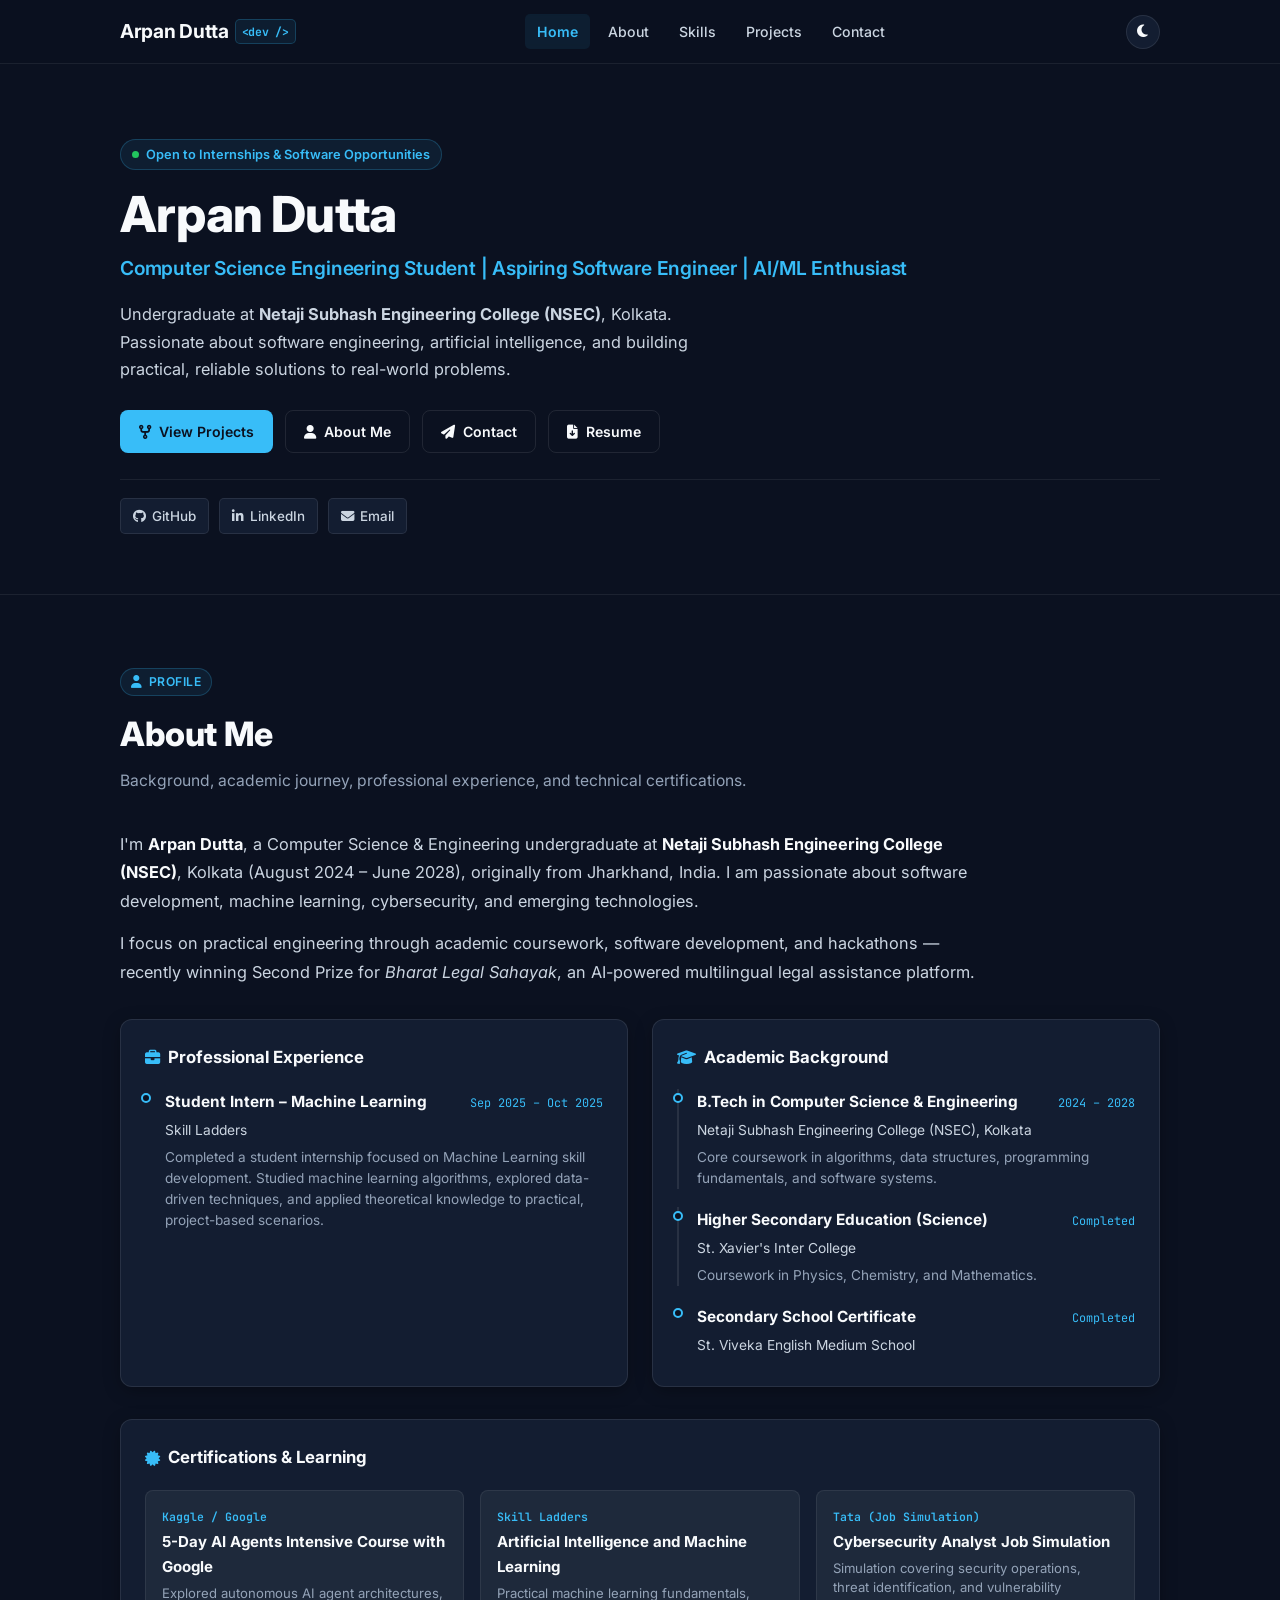
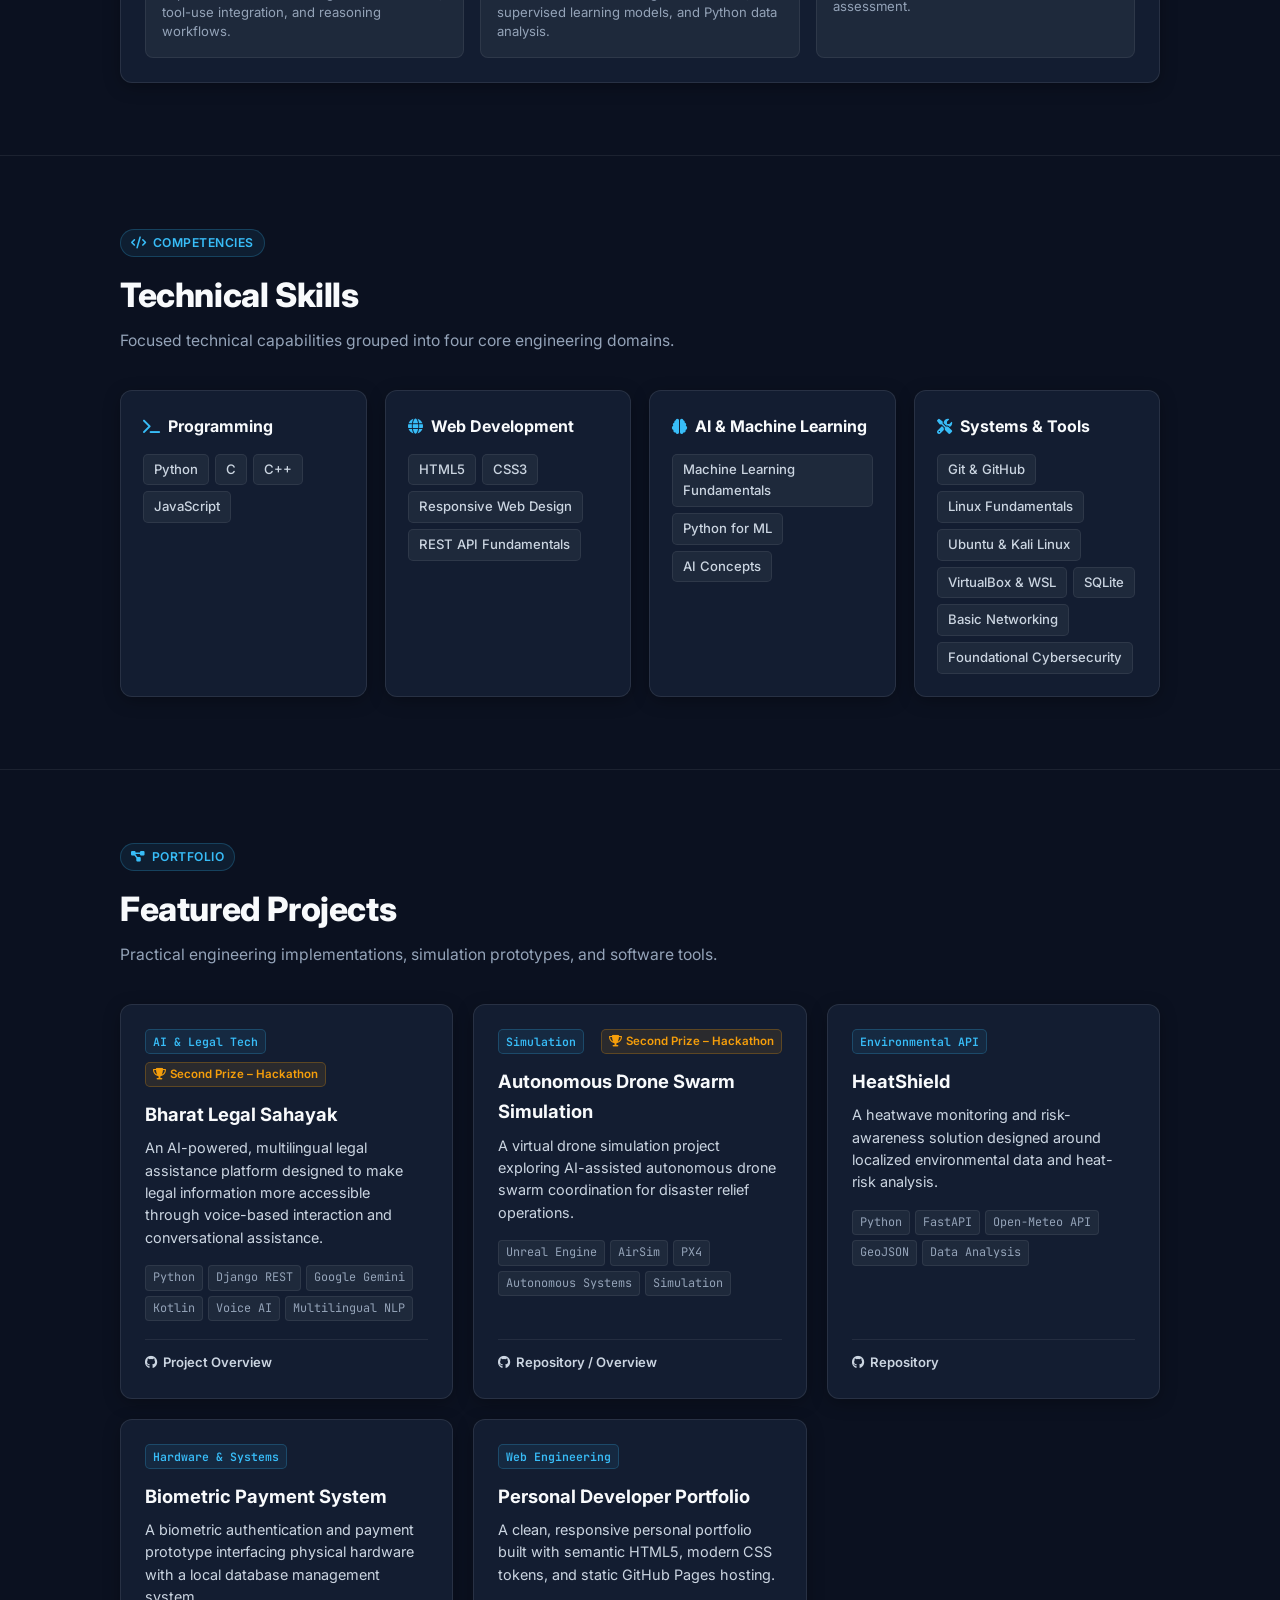
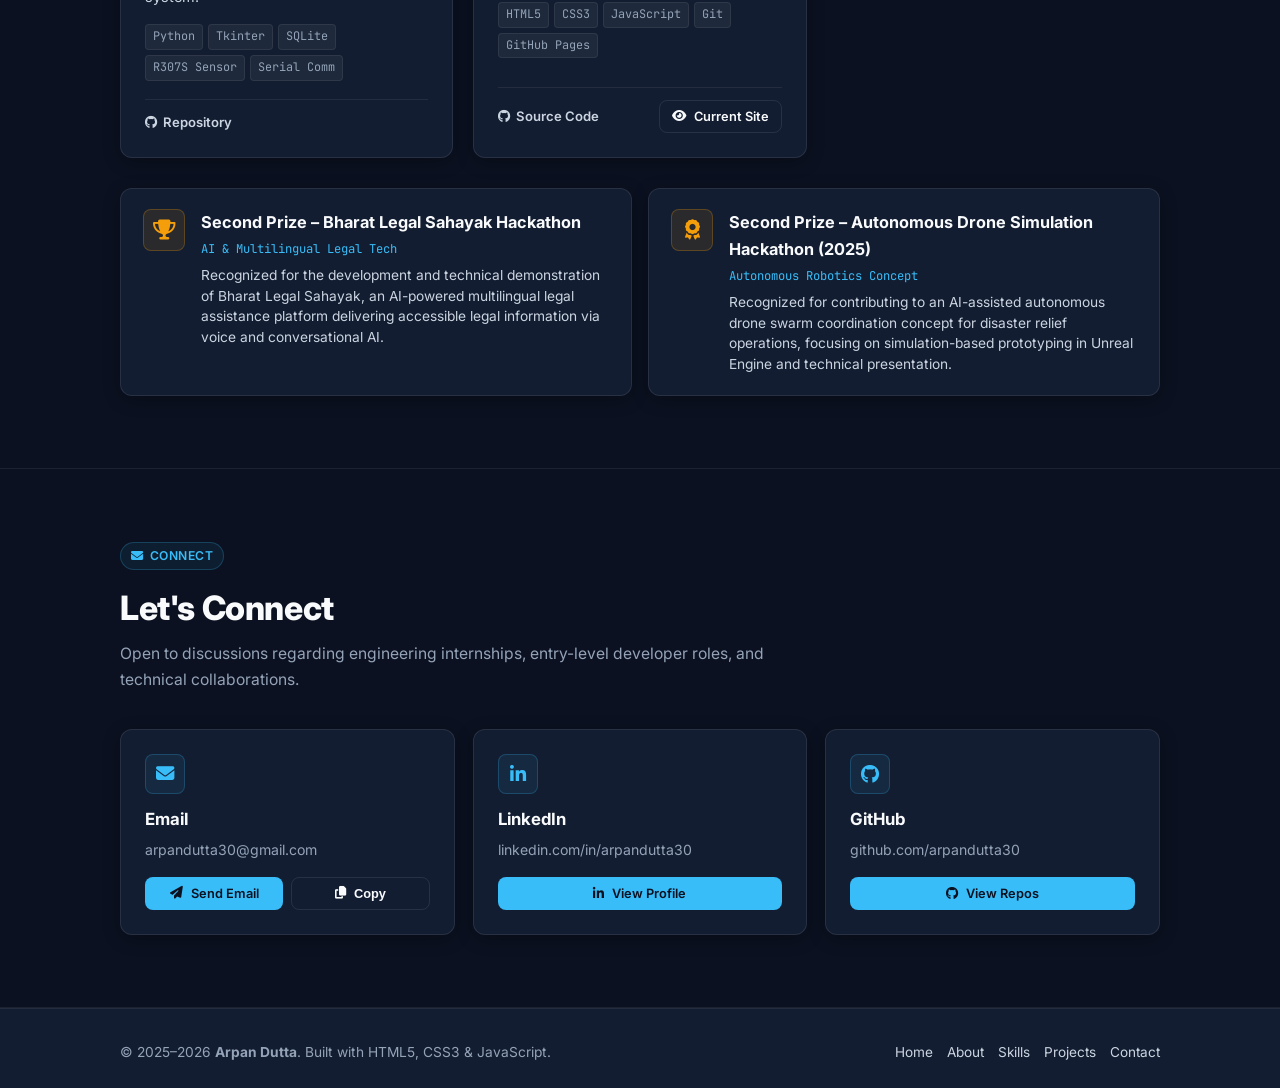
<file: index.html>
<!DOCTYPE html>
<html lang="en" data-theme="dark">
<head>
  <meta charset="UTF-8">
  <meta name="viewport" content="width=device-width, initial-scale=1.0">
  <meta http-equiv="X-UA-Compatible" content="IE=edge">

  <!-- Immediate Theme Initializer (Prevents Flash of Wrong Theme) -->
  <script>
    (function() {
      var savedTheme = localStorage.getItem('portfolio-theme') || 'dark';
      document.documentElement.setAttribute('data-theme', savedTheme);
    })();
  </script>

  <!-- Primary Meta Tags -->
  <title>Arpan Dutta | Computer Science Engineering Student & Aspiring Software Engineer</title>
  <meta name="title" content="Arpan Dutta | Computer Science Engineering Student & Aspiring Software Engineer">
  <meta name="description" content="Personal engineering portfolio of Arpan Dutta — B.Tech Computer Science and Engineering student at Netaji Subhash Engineering College (NSEC), Kolkata. Exploring software engineering, AI/ML, and systems technology.">
  <meta name="author" content="Arpan Dutta">
  <meta name="keywords" content="Arpan Dutta, Netaji Subhash Engineering College, NSEC, Software Engineer, Portfolio, Machine Learning, Python, C++, Web Development, Drone Simulation">

  <!-- Open Graph / Social Meta -->
  <meta property="og:type" content="website">
  <meta property="og:url" content="https://arpandutta30.github.io/portfolio/">
  <meta property="og:title" content="Arpan Dutta | Engineering Portfolio">
  <meta property="og:description" content="Explore Arpan Dutta's engineering journey, technical competencies, featured projects, certifications, and experience.">

  <!-- Typography & Icons -->
  <link rel="preconnect" href="https://fonts.googleapis.com">
  <link rel="preconnect" href="https://fonts.gstatic.com" crossorigin>
  <link href="https://fonts.googleapis.com/css2?family=Inter:wght@400;500;600;700;800&family=JetBrains+Mono:wght@400;500;600&display=swap" rel="stylesheet">
  <link rel="stylesheet" href="https://cdnjs.cloudflare.com/ajax/libs/font-awesome/6.5.1/css/all.min.css" integrity="sha512-DTOQO9RWCH3ppGqcWaEA1BIZOC6xxalwEsw9c2QQeAIftl+Vegovlnee1c9QX4TctnWMn13TZye+giMm8e2LwA==" crossorigin="anonymous" referrerpolicy="no-referrer" />

  <!-- Stylesheet -->
  <link rel="stylesheet" href="./assets/css/style.css">
</head>
<body>

  <!-- Sticky Header (5 Navigation Links Only) -->
  <header class="site-header" id="navbar">
    <div class="nav-container">
      <a href="#home" class="brand-logo" aria-label="Arpan Dutta Portfolio Home">
        <span>Arpan Dutta</span>
        <span class="brand-tag">&lt;dev /&gt;</span>
      </a>

      <!-- 5-Link Navigation Menu -->
      <nav class="nav-menu" id="nav-menu" aria-label="Main Navigation">
        <a href="#home" class="nav-link active">Home</a>
        <a href="#about" class="nav-link">About</a>
        <a href="#skills" class="nav-link">Skills</a>
        <a href="#projects" class="nav-link">Projects</a>
        <a href="#contact" class="nav-link">Contact</a>
      </nav>

      <!-- Theme Switcher & Mobile Menu Toggle -->
      <div class="nav-controls">
        <button id="theme-toggle" class="theme-toggle-btn" type="button" aria-label="Toggle Dark/Light Mode" title="Toggle Theme">
          <i class="fa-solid fa-moon" id="theme-icon"></i>
        </button>

        <button id="mobile-menu-btn" class="mobile-nav-toggle" type="button" aria-label="Toggle navigation menu" aria-expanded="false" aria-controls="nav-menu">
          <i class="fa-solid fa-bars" id="menu-icon"></i>
        </button>
      </div>
    </div>
  </header>

  <main>
    <!-- 1. Hero Section -->
    <section id="home" class="hero-section">
      <div class="container">
        <div class="hero-status-pill">
          <span class="pulse-dot"></span> Open to Internships & Software Opportunities
        </div>
        <h1 class="hero-name">Arpan Dutta</h1>
        <p class="hero-headline">
          Computer Science Engineering Student | Aspiring Software Engineer | AI/ML Enthusiast
        </p>
        <p class="hero-bio">
          Undergraduate at <strong>Netaji Subhash Engineering College (NSEC)</strong>, Kolkata. Passionate about software engineering, artificial intelligence, and building practical, reliable solutions to real-world problems.
        </p>

        <div class="btn-group">
          <a href="#projects" class="btn btn-primary">
            <i class="fa-solid fa-code-fork"></i> View Projects
          </a>
          <a href="#about" class="btn btn-outline">
            <i class="fa-solid fa-user"></i> About Me
          </a>
          <a href="#contact" class="btn btn-outline">
            <i class="fa-solid fa-paper-plane"></i> Contact
          </a>
          <a href="./assets/docs/resume.pdf" class="btn btn-outline" target="_blank" rel="noopener noreferrer" title="View / Download Resume">
            <i class="fa-solid fa-file-arrow-down"></i> Resume
          </a>
        </div>

        <div class="hero-socials">
          <a href="https://github.com/arpandutta30" target="_blank" rel="noopener noreferrer" class="social-link-btn" aria-label="GitHub Profile">
            <i class="fa-brands fa-github"></i> GitHub
          </a>
          <a href="https://www.linkedin.com/in/arpandutta30/" target="_blank" rel="noopener noreferrer" class="social-link-btn" aria-label="LinkedIn Profile">
            <i class="fa-brands fa-linkedin-in"></i> LinkedIn
          </a>
          <a href="mailto:arpandutta30@gmail.com" class="social-link-btn" aria-label="Direct Email">
            <i class="fa-solid fa-envelope"></i> Email
          </a>
        </div>
      </div>
    </section>

    <!-- 2. About Section (Integrated Bio, Experience, Education & Certifications) -->
    <section id="about" class="section-wrapper">
      <div class="container">
        <div class="section-header">
          <span class="section-tag"><i class="fa-solid fa-user"></i> Profile</span>
          <h2 class="section-title">About Me</h2>
          <p class="section-desc">Background, academic journey, professional experience, and technical certifications.</p>
        </div>

        <!-- Concise Biography -->
        <div class="about-bio-text">
          <p>
            I'm <strong>Arpan Dutta</strong>, a Computer Science & Engineering undergraduate at <strong>Netaji Subhash Engineering College (NSEC)</strong>, Kolkata (August 2024 – June 2028), originally from Jharkhand, India. I am passionate about software development, machine learning, cybersecurity, and emerging technologies.
          </p>
          <p>
            I focus on practical engineering through academic coursework, software development, and hackathons — recently winning Second Prize for <em>Bharat Legal Sahayak</em>, an AI-powered multilingual legal assistance platform.
          </p>
        </div>

        <!-- Integrated Experience & Education Subsections -->
        <div class="about-subsections">
          <!-- Professional Experience Block -->
          <div class="about-block">
            <h3 class="block-title">
              <i class="fa-solid fa-briefcase"></i> Professional Experience
            </h3>
            <div class="mini-timeline-item">
              <div class="mini-timeline-dot"></div>
              <div class="mini-timeline-header">
                <span class="mini-timeline-role">Student Intern – Machine Learning</span>
                <span class="mini-timeline-date">Sep 2025 – Oct 2025</span>
              </div>
              <div class="mini-timeline-org">Skill Ladders</div>
              <p class="mini-timeline-desc">
                Completed a student internship focused on Machine Learning skill development. Studied machine learning algorithms, explored data-driven techniques, and applied theoretical knowledge to practical, project-based scenarios.
              </p>
            </div>
          </div>

          <!-- Academic Background Block -->
          <div class="about-block">
            <h3 class="block-title">
              <i class="fa-solid fa-graduation-cap"></i> Academic Background
            </h3>
            <div class="mini-timeline-item">
              <div class="mini-timeline-dot"></div>
              <div class="mini-timeline-header">
                <span class="mini-timeline-role">B.Tech in Computer Science & Engineering</span>
                <span class="mini-timeline-date">2024 – 2028</span>
              </div>
              <div class="mini-timeline-org">Netaji Subhash Engineering College (NSEC), Kolkata</div>
              <p class="mini-timeline-desc">
                Core coursework in algorithms, data structures, programming fundamentals, and software systems.
              </p>
            </div>

            <div class="mini-timeline-item">
              <div class="mini-timeline-dot"></div>
              <div class="mini-timeline-header">
                <span class="mini-timeline-role">Higher Secondary Education (Science)</span>
                <span class="mini-timeline-date">Completed</span>
              </div>
              <div class="mini-timeline-org">St. Xavier's Inter College</div>
              <p class="mini-timeline-desc">Coursework in Physics, Chemistry, and Mathematics.</p>
            </div>

            <div class="mini-timeline-item">
              <div class="mini-timeline-dot"></div>
              <div class="mini-timeline-header">
                <span class="mini-timeline-role">Secondary School Certificate</span>
                <span class="mini-timeline-date">Completed</span>
              </div>
              <div class="mini-timeline-org">St. Viveka English Medium School</div>
            </div>
          </div>
        </div>

        <!-- Compact Certifications Subsection -->
        <div class="cert-compact-section">
          <h3 class="block-title">
            <i class="fa-solid fa-certificate"></i> Certifications & Learning
          </h3>
          <div class="cert-compact-grid">
            <div class="cert-compact-card">
              <div class="cert-compact-issuer">Kaggle / Google</div>
              <h4 class="cert-compact-title">5-Day AI Agents Intensive Course with Google</h4>
              <p class="cert-compact-desc">Explored autonomous AI agent architectures, tool-use integration, and reasoning workflows.</p>
            </div>

            <div class="cert-compact-card">
              <div class="cert-compact-issuer">Skill Ladders</div>
              <h4 class="cert-compact-title">Artificial Intelligence and Machine Learning</h4>
              <p class="cert-compact-desc">Practical machine learning fundamentals, supervised learning models, and Python data analysis.</p>
            </div>

            <div class="cert-compact-card">
              <div class="cert-compact-issuer">Tata (Job Simulation)</div>
              <h4 class="cert-compact-title">Cybersecurity Analyst Job Simulation</h4>
              <p class="cert-compact-desc">Simulation covering security operations, threat identification, and vulnerability assessment.</p>
            </div>
          </div>
        </div>
      </div>
    </section>

    <!-- 3. Technical Skills Section (4 Clean Categories Only) -->
    <section id="skills" class="section-wrapper">
      <div class="container">
        <div class="section-header">
          <span class="section-tag"><i class="fa-solid fa-code"></i> Competencies</span>
          <h2 class="section-title">Technical Skills</h2>
          <p class="section-desc">Focused technical capabilities grouped into four core engineering domains.</p>
        </div>

        <div class="skills-grid-4">
          <!-- Category 1: Programming -->
          <div class="skill-box">
            <h3 class="skill-box-title">
              <i class="fa-solid fa-terminal"></i> Programming
            </h3>
            <div class="skill-pill-list">
              <span class="skill-pill">Python</span>
              <span class="skill-pill">C</span>
              <span class="skill-pill">C++</span>
              <span class="skill-pill">JavaScript</span>
            </div>
          </div>

          <!-- Category 2: Web Development -->
          <div class="skill-box">
            <h3 class="skill-box-title">
              <i class="fa-solid fa-globe"></i> Web Development
            </h3>
            <div class="skill-pill-list">
              <span class="skill-pill">HTML5</span>
              <span class="skill-pill">CSS3</span>
              <span class="skill-pill">Responsive Web Design</span>
              <span class="skill-pill">REST API Fundamentals</span>
            </div>
          </div>

          <!-- Category 3: AI & Machine Learning -->
          <div class="skill-box">
            <h3 class="skill-box-title">
              <i class="fa-solid fa-brain"></i> AI & Machine Learning
            </h3>
            <div class="skill-pill-list">
              <span class="skill-pill">Machine Learning Fundamentals</span>
              <span class="skill-pill">Python for ML</span>
              <span class="skill-pill">AI Concepts</span>
            </div>
          </div>

          <!-- Category 4: Systems & Tools -->
          <div class="skill-box">
            <h3 class="skill-box-title">
              <i class="fa-solid fa-screwdriver-wrench"></i> Systems & Tools
            </h3>
            <div class="skill-pill-list">
              <span class="skill-pill">Git & GitHub</span>
              <span class="skill-pill">Linux Fundamentals</span>
              <span class="skill-pill">Ubuntu & Kali Linux</span>
              <span class="skill-pill">VirtualBox & WSL</span>
              <span class="skill-pill">SQLite</span>
              <span class="skill-pill">Basic Networking</span>
              <span class="skill-pill">Foundational Cybersecurity</span>
            </div>
          </div>
        </div>
      </div>
    </section>

    <!-- 4. Featured Projects & Achievements Section -->
    <section id="projects" class="section-wrapper">
      <div class="container">
        <div class="section-header">
          <span class="section-tag"><i class="fa-solid fa-diagram-project"></i> Portfolio</span>
          <h2 class="section-title">Featured Projects</h2>
          <p class="section-desc">Practical engineering implementations, simulation prototypes, and software tools.</p>
        </div>

        <div class="projects-grid">
          <!-- Project 1: Bharat Legal Sahayak -->
          <article class="project-card">
            <div>
              <div class="project-top-row">
                <span class="project-category-badge">AI & Legal Tech</span>
                <span class="project-award-badge">
                  <i class="fa-solid fa-trophy"></i> Second Prize – Hackathon
                </span>
              </div>
              <h3 class="project-title">Bharat Legal Sahayak</h3>
              <p class="project-desc">
                An AI-powered, multilingual legal assistance platform designed to make legal information more accessible through voice-based interaction and conversational assistance.
              </p>
              <div class="project-tags">
                <span class="project-tag">Python</span>
                <span class="project-tag">Django REST</span>
                <span class="project-tag">Google Gemini</span>
                <span class="project-tag">Kotlin</span>
                <span class="project-tag">Voice AI</span>
                <span class="project-tag">Multilingual NLP</span>
              </div>
            </div>
            <div class="project-footer">
              <a href="https://github.com/arpandutta30" target="_blank" rel="noopener noreferrer" class="project-link">
                <i class="fa-brands fa-github"></i> Project Overview
              </a>
            </div>
          </article>

          <!-- Project 2: Drone Swarm Simulation -->
          <article class="project-card">
            <div>
              <div class="project-top-row">
                <span class="project-category-badge">Simulation</span>
                <span class="project-award-badge">
                  <i class="fa-solid fa-trophy"></i> Second Prize – Hackathon
                </span>
              </div>
              <h3 class="project-title">Autonomous Drone Swarm Simulation</h3>
              <p class="project-desc">
                A virtual drone simulation project exploring AI-assisted autonomous drone swarm coordination for disaster relief operations.
              </p>
              <div class="project-tags">
                <span class="project-tag">Unreal Engine</span>
                <span class="project-tag">AirSim</span>
                <span class="project-tag">PX4</span>
                <span class="project-tag">Autonomous Systems</span>
                <span class="project-tag">Simulation</span>
              </div>
            </div>
            <div class="project-footer">
              <a href="https://github.com/arpandutta30" target="_blank" rel="noopener noreferrer" class="project-link">
                <i class="fa-brands fa-github"></i> Repository / Overview
              </a>
            </div>
          </article>

          <!-- Project 3: HeatShield -->
          <article class="project-card">
            <div>
              <div class="project-top-row">
                <span class="project-category-badge">Environmental API</span>
              </div>
              <h3 class="project-title">HeatShield</h3>
              <p class="project-desc">
                A heatwave monitoring and risk-awareness solution designed around localized environmental data and heat-risk analysis.
              </p>
              <div class="project-tags">
                <span class="project-tag">Python</span>
                <span class="project-tag">FastAPI</span>
                <span class="project-tag">Open-Meteo API</span>
                <span class="project-tag">GeoJSON</span>
                <span class="project-tag">Data Analysis</span>
              </div>
            </div>
            <div class="project-footer">
              <a href="https://github.com/arpandutta30" target="_blank" rel="noopener noreferrer" class="project-link">
                <i class="fa-brands fa-github"></i> Repository
              </a>
            </div>
          </article>

          <!-- Project 4: Biometric Payment System -->
          <article class="project-card">
            <div>
              <div class="project-top-row">
                <span class="project-category-badge">Hardware & Systems</span>
              </div>
              <h3 class="project-title">Biometric Payment System</h3>
              <p class="project-desc">
                A biometric authentication and payment prototype interfacing physical hardware with a local database management system.
              </p>
              <div class="project-tags">
                <span class="project-tag">Python</span>
                <span class="project-tag">Tkinter</span>
                <span class="project-tag">SQLite</span>
                <span class="project-tag">R307S Sensor</span>
                <span class="project-tag">Serial Comm</span>
              </div>
            </div>
            <div class="project-footer">
              <a href="https://github.com/arpandutta30" target="_blank" rel="noopener noreferrer" class="project-link">
                <i class="fa-brands fa-github"></i> Repository
              </a>
            </div>
          </article>

          <!-- Project 5: Personal Developer Portfolio -->
          <article class="project-card">
            <div>
              <div class="project-top-row">
                <span class="project-category-badge">Web Engineering</span>
              </div>
              <h3 class="project-title">Personal Developer Portfolio</h3>
              <p class="project-desc">
                A clean, responsive personal portfolio built with semantic HTML5, modern CSS tokens, and static GitHub Pages hosting.
              </p>
              <div class="project-tags">
                <span class="project-tag">HTML5</span>
                <span class="project-tag">CSS3</span>
                <span class="project-tag">JavaScript</span>
                <span class="project-tag">Git</span>
                <span class="project-tag">GitHub Pages</span>
              </div>
            </div>
            <div class="project-footer">
              <a href="https://github.com/arpandutta30/portfolio" target="_blank" rel="noopener noreferrer" class="project-link">
                <i class="fa-brands fa-github"></i> Source Code
              </a>
              <a href="#home" class="btn btn-outline btn-sm">
                <i class="fa-solid fa-eye"></i> Current Site
              </a>
            </div>
          </article>
        </div>

        <!-- Hackathon Achievements -->
        <div class="achievements-grid">
          <!-- Achievement 1: Bharat Legal Sahayak -->
          <div class="achievement-card">
            <div class="achievement-icon">
              <i class="fa-solid fa-trophy"></i>
            </div>
            <div class="achievement-details">
              <h4>Second Prize – Bharat Legal Sahayak Hackathon</h4>
              <div class="achievement-team">AI & Multilingual Legal Tech</div>
              <p>
                Recognized for the development and technical demonstration of Bharat Legal Sahayak, an AI-powered multilingual legal assistance platform delivering accessible legal information via voice and conversational AI.
              </p>
            </div>
          </div>

          <!-- Achievement 2: Autonomous Drone Swarm Simulation -->
          <div class="achievement-card">
            <div class="achievement-icon">
              <i class="fa-solid fa-award"></i>
            </div>
            <div class="achievement-details">
              <h4>Second Prize – Autonomous Drone Simulation Hackathon (2025)</h4>
              <div class="achievement-team">Autonomous Robotics Concept</div>
              <p>
                Recognized for contributing to an AI-assisted autonomous drone swarm coordination concept for disaster relief operations, focusing on simulation-based prototyping in Unreal Engine and technical presentation.
              </p>
            </div>
          </div>
        </div>
      </div>
    </section>

    <!-- 5. Contact Section -->
    <section id="contact" class="section-wrapper">
      <div class="container">
        <div class="section-header">
          <span class="section-tag"><i class="fa-solid fa-envelope"></i> Connect</span>
          <h2 class="section-title">Let's Connect</h2>
          <p class="section-desc">Open to discussions regarding engineering internships, entry-level developer roles, and technical collaborations.</p>
        </div>

        <div class="contact-grid">
          <!-- Email Card -->
          <div class="contact-card">
            <div>
              <div class="contact-icon">
                <i class="fa-solid fa-envelope"></i>
              </div>
              <h3>Email</h3>
              <p id="email-address">arpandutta30@gmail.com</p>
            </div>
            <div class="contact-actions">
              <a href="mailto:arpandutta30@gmail.com" class="btn btn-primary btn-sm">
                <i class="fa-solid fa-paper-plane"></i> Send Email
              </a>
              <button type="button" class="btn btn-outline btn-sm" id="copy-email-btn" title="Copy email address to clipboard">
                <i class="fa-solid fa-copy"></i> Copy
              </button>
            </div>
          </div>

          <!-- LinkedIn Card -->
          <div class="contact-card">
            <div>
              <div class="contact-icon">
                <i class="fa-brands fa-linkedin-in"></i>
              </div>
              <h3>LinkedIn</h3>
              <p>linkedin.com/in/arpandutta30</p>
            </div>
            <div class="contact-actions">
              <a href="https://www.linkedin.com/in/arpandutta30/" target="_blank" rel="noopener noreferrer" class="btn btn-primary btn-sm">
                <i class="fa-brands fa-linkedin-in"></i> View Profile
              </a>
            </div>
          </div>

          <!-- GitHub Card -->
          <div class="contact-card">
            <div>
              <div class="contact-icon">
                <i class="fa-brands fa-github"></i>
              </div>
              <h3>GitHub</h3>
              <p>github.com/arpandutta30</p>
            </div>
            <div class="contact-actions">
              <a href="https://github.com/arpandutta30" target="_blank" rel="noopener noreferrer" class="btn btn-primary btn-sm">
                <i class="fa-brands fa-github"></i> View Repos
              </a>
            </div>
          </div>
        </div>
      </div>
    </section>
  </main>

  <!-- Minimalist Footer -->
  <footer class="site-footer">
    <div class="container">
      <div class="footer-content">
        <p>© 2025–2026 <strong>Arpan Dutta</strong>. Built with HTML5, CSS3 & JavaScript.</p>
        <nav class="footer-nav" aria-label="Footer Navigation">
          <a href="#home">Home</a>
          <a href="#about">About</a>
          <a href="#skills">Skills</a>
          <a href="#projects">Projects</a>
          <a href="#contact">Contact</a>
        </nav>
      </div>
    </div>
  </footer>

  <!-- Floating Back to Top Button -->
  <button id="back-to-top" class="back-to-top" type="button" aria-label="Scroll to top of page" title="Back to Top">
    <i class="fa-solid fa-arrow-up"></i>
  </button>

  <!-- Live Toast Notification for Copy Action -->
  <div id="toast-notice" class="toast-notice" role="alert" aria-live="polite">
    <i class="fa-solid fa-check"></i>
    <span id="toast-message">Email address copied to clipboard!</span>
  </div>

  <!-- JavaScript Client Engine -->
  <script src="./assets/js/main.js"></script>
</body>
</html>
</file>
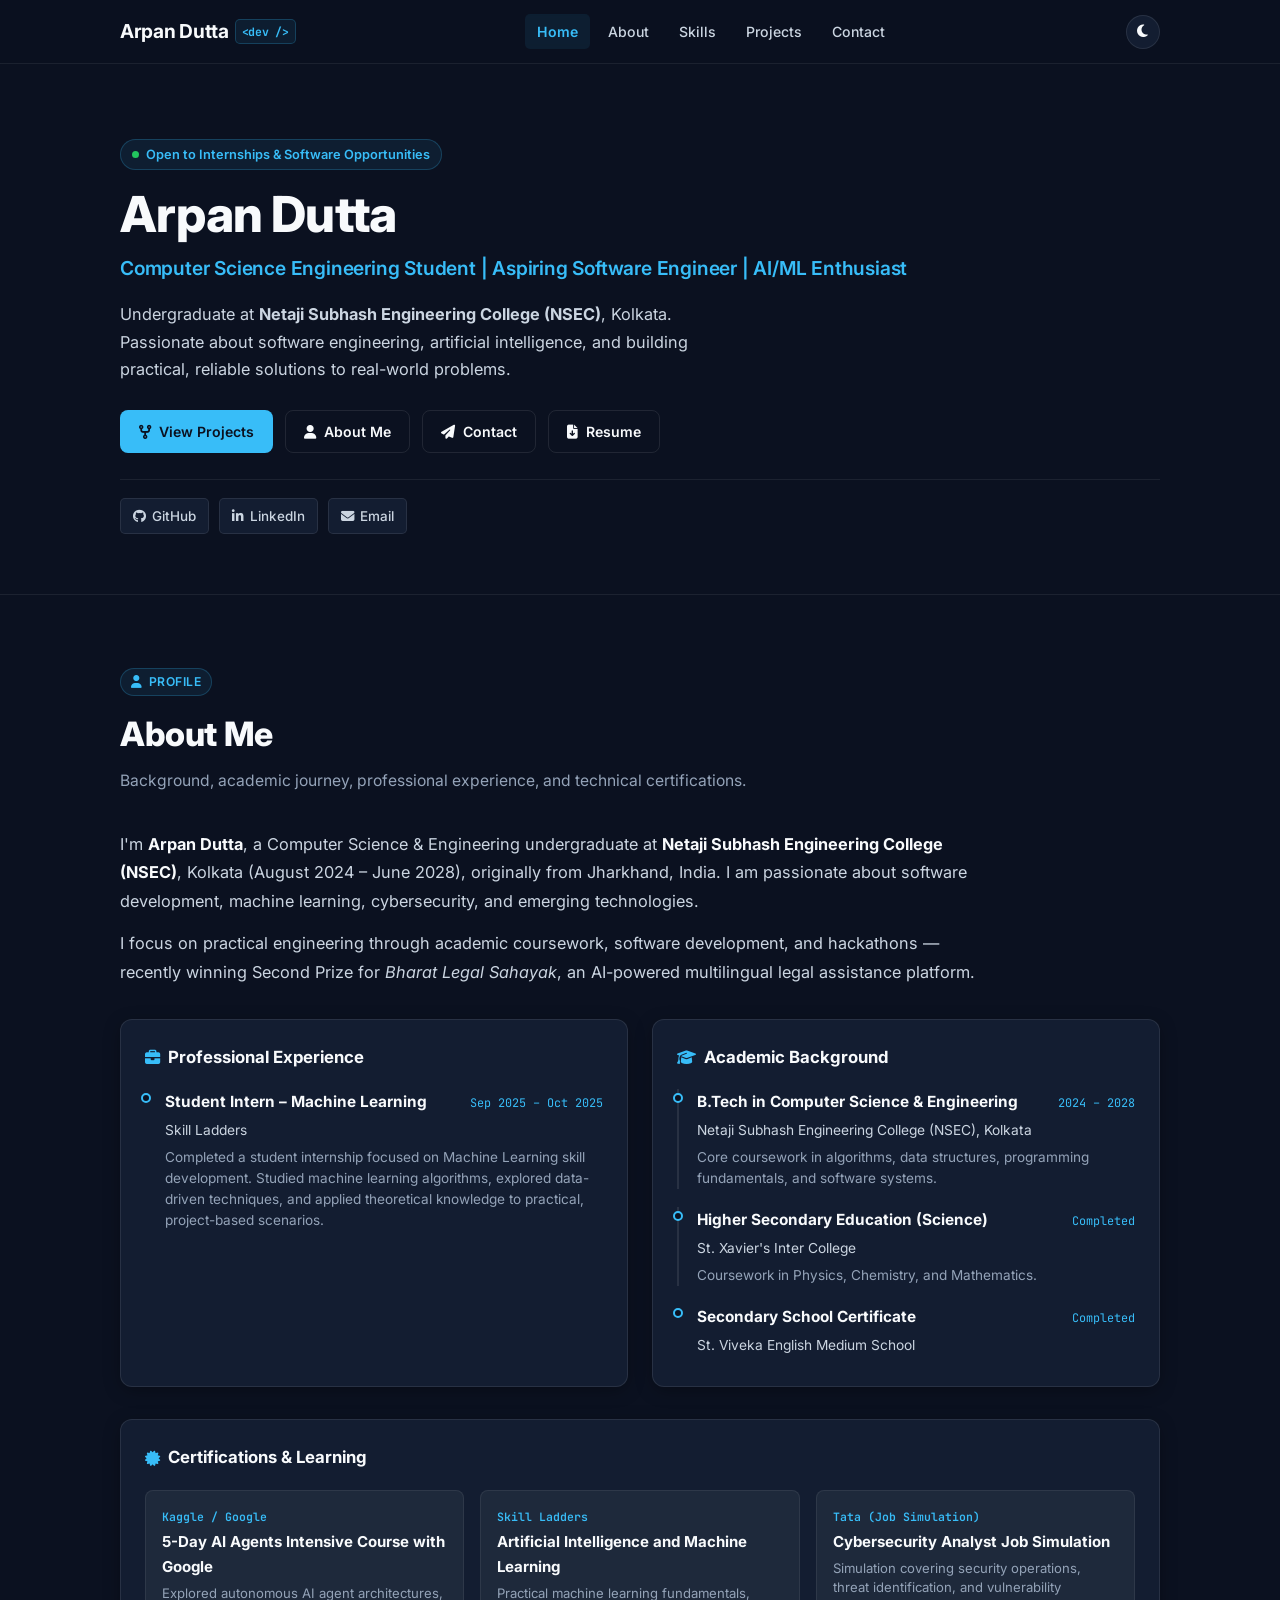
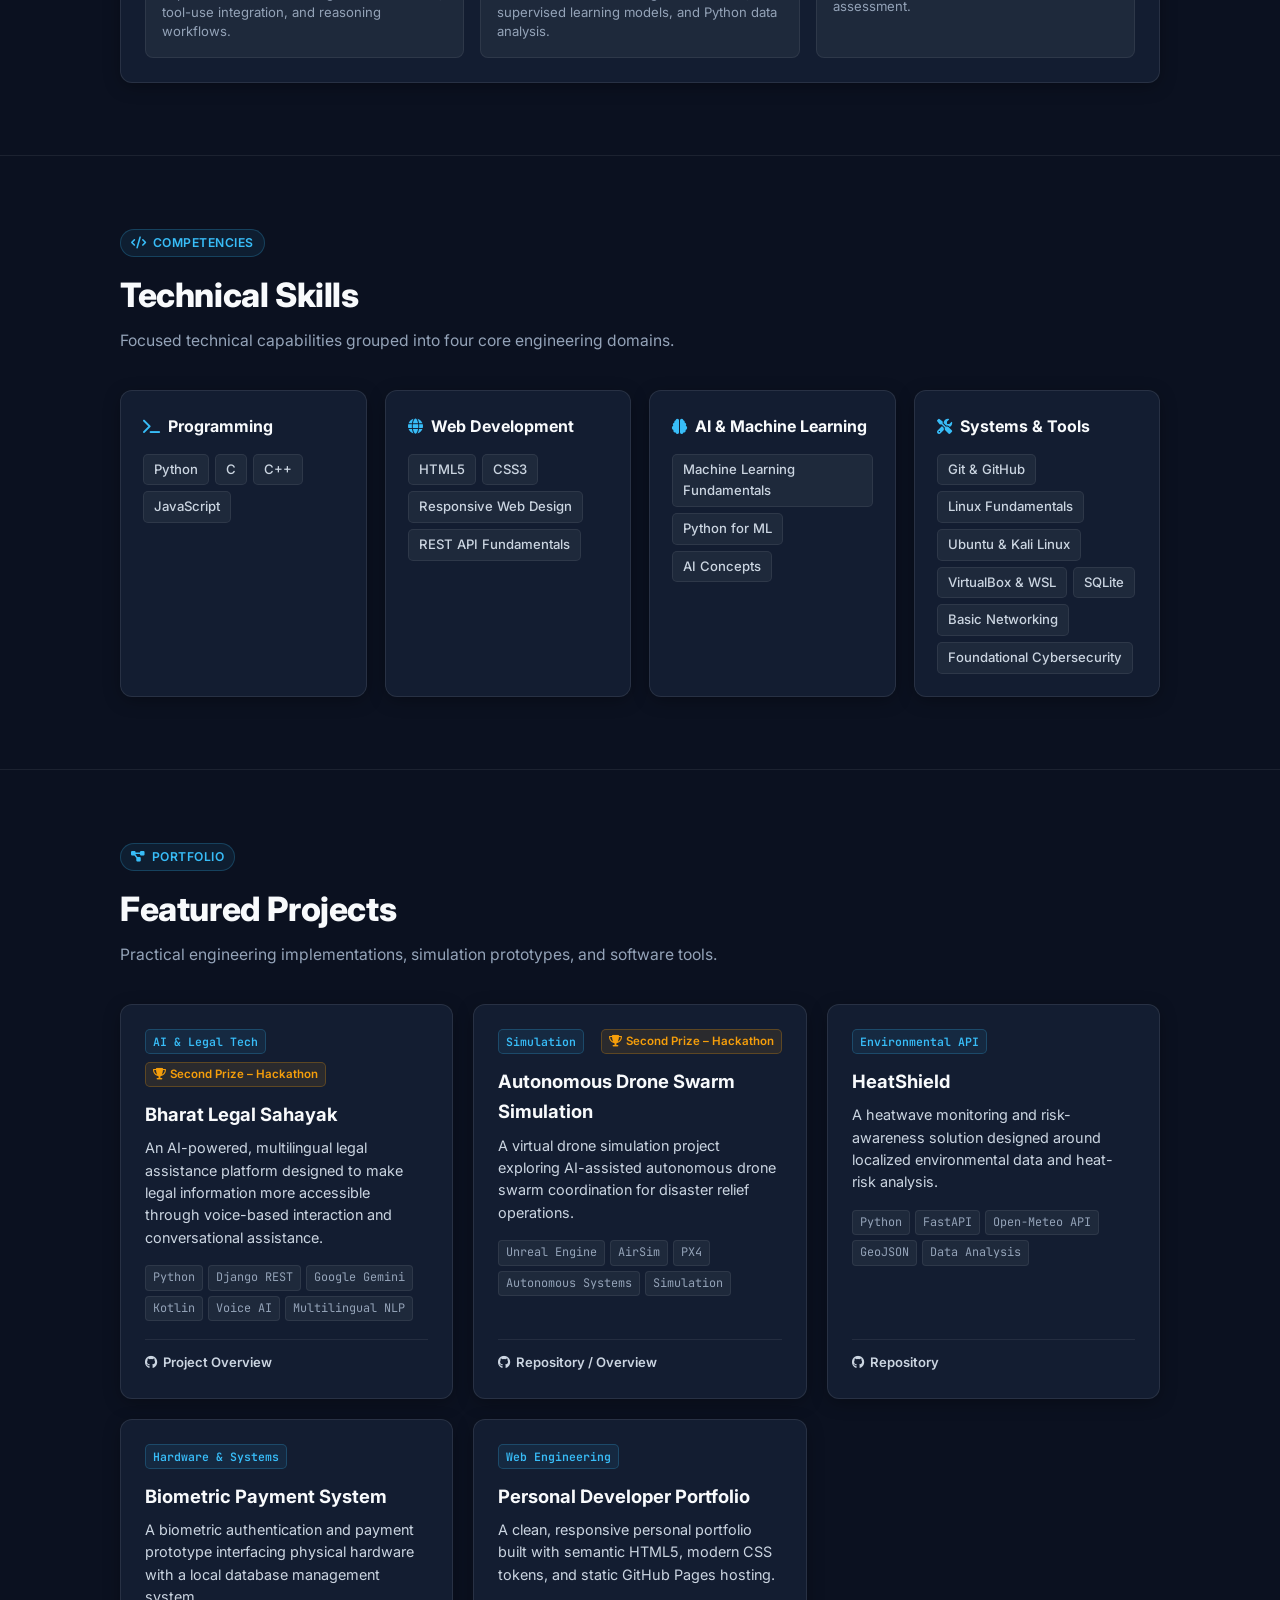
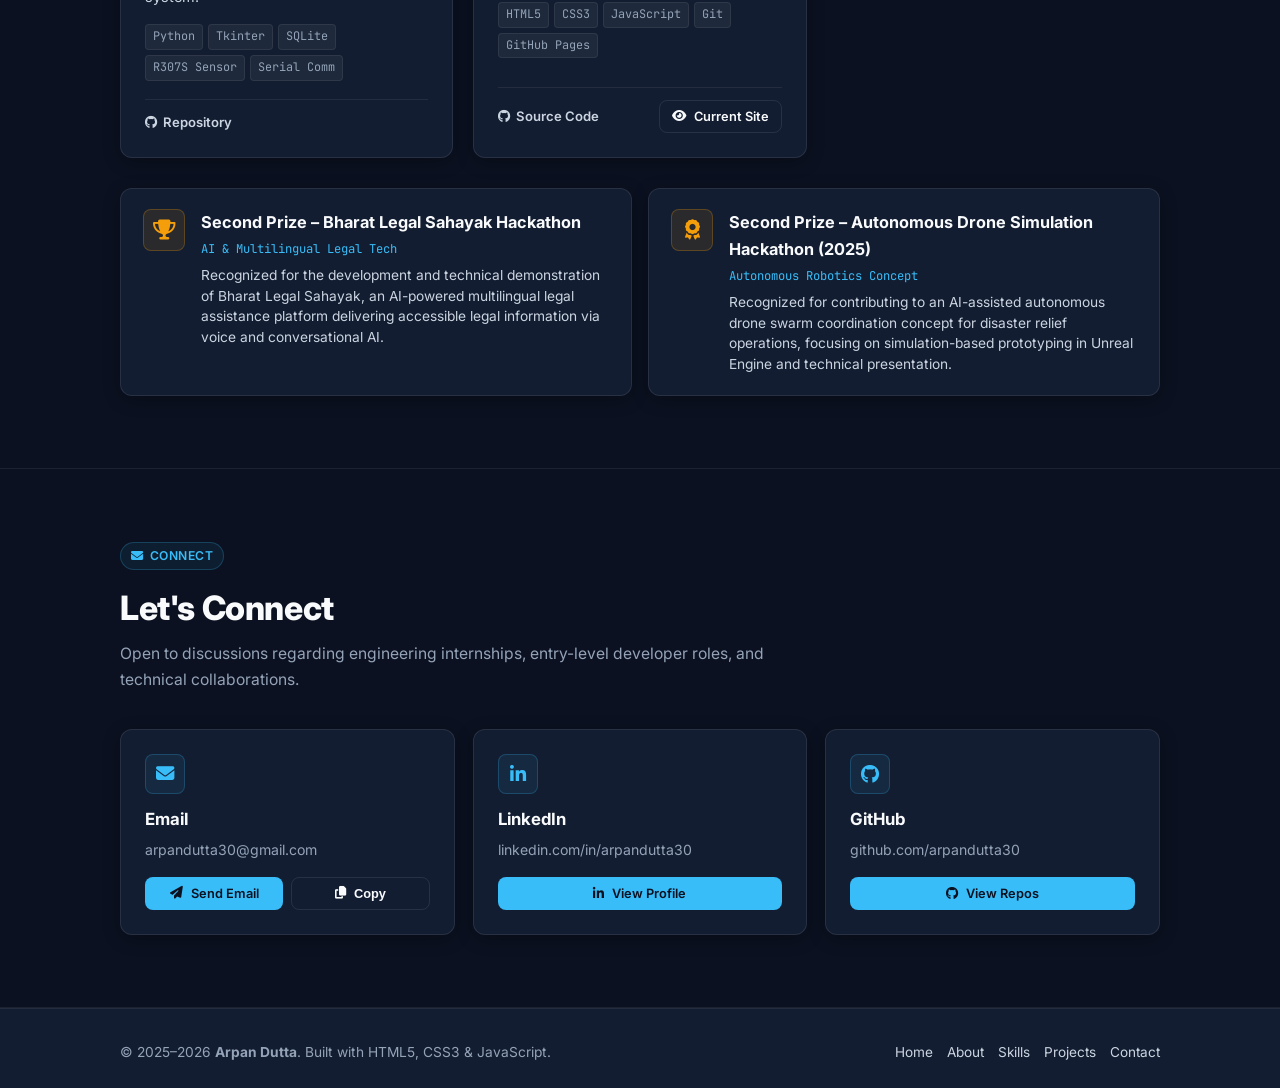
<file: about.html>
<!DOCTYPE html>
<html lang="en">
<head>
  <meta charset="UTF-8">
  <meta http-equiv="refresh" content="0; url=./index.html#about">
  <title>Redirecting to About | Arpan Dutta</title>
  <script>window.location.replace("./index.html#about");</script>
</head>
<body style="font-family: sans-serif; text-align: center; padding: 50px; background: #0f172a; color: #f8fafc;">
  <p>Redirecting to the About section...</p>
  <p><a href="./index.html#about" style="color: #00adb5;">Click here if you are not redirected automatically</a></p>
</body>
</html>
</file>
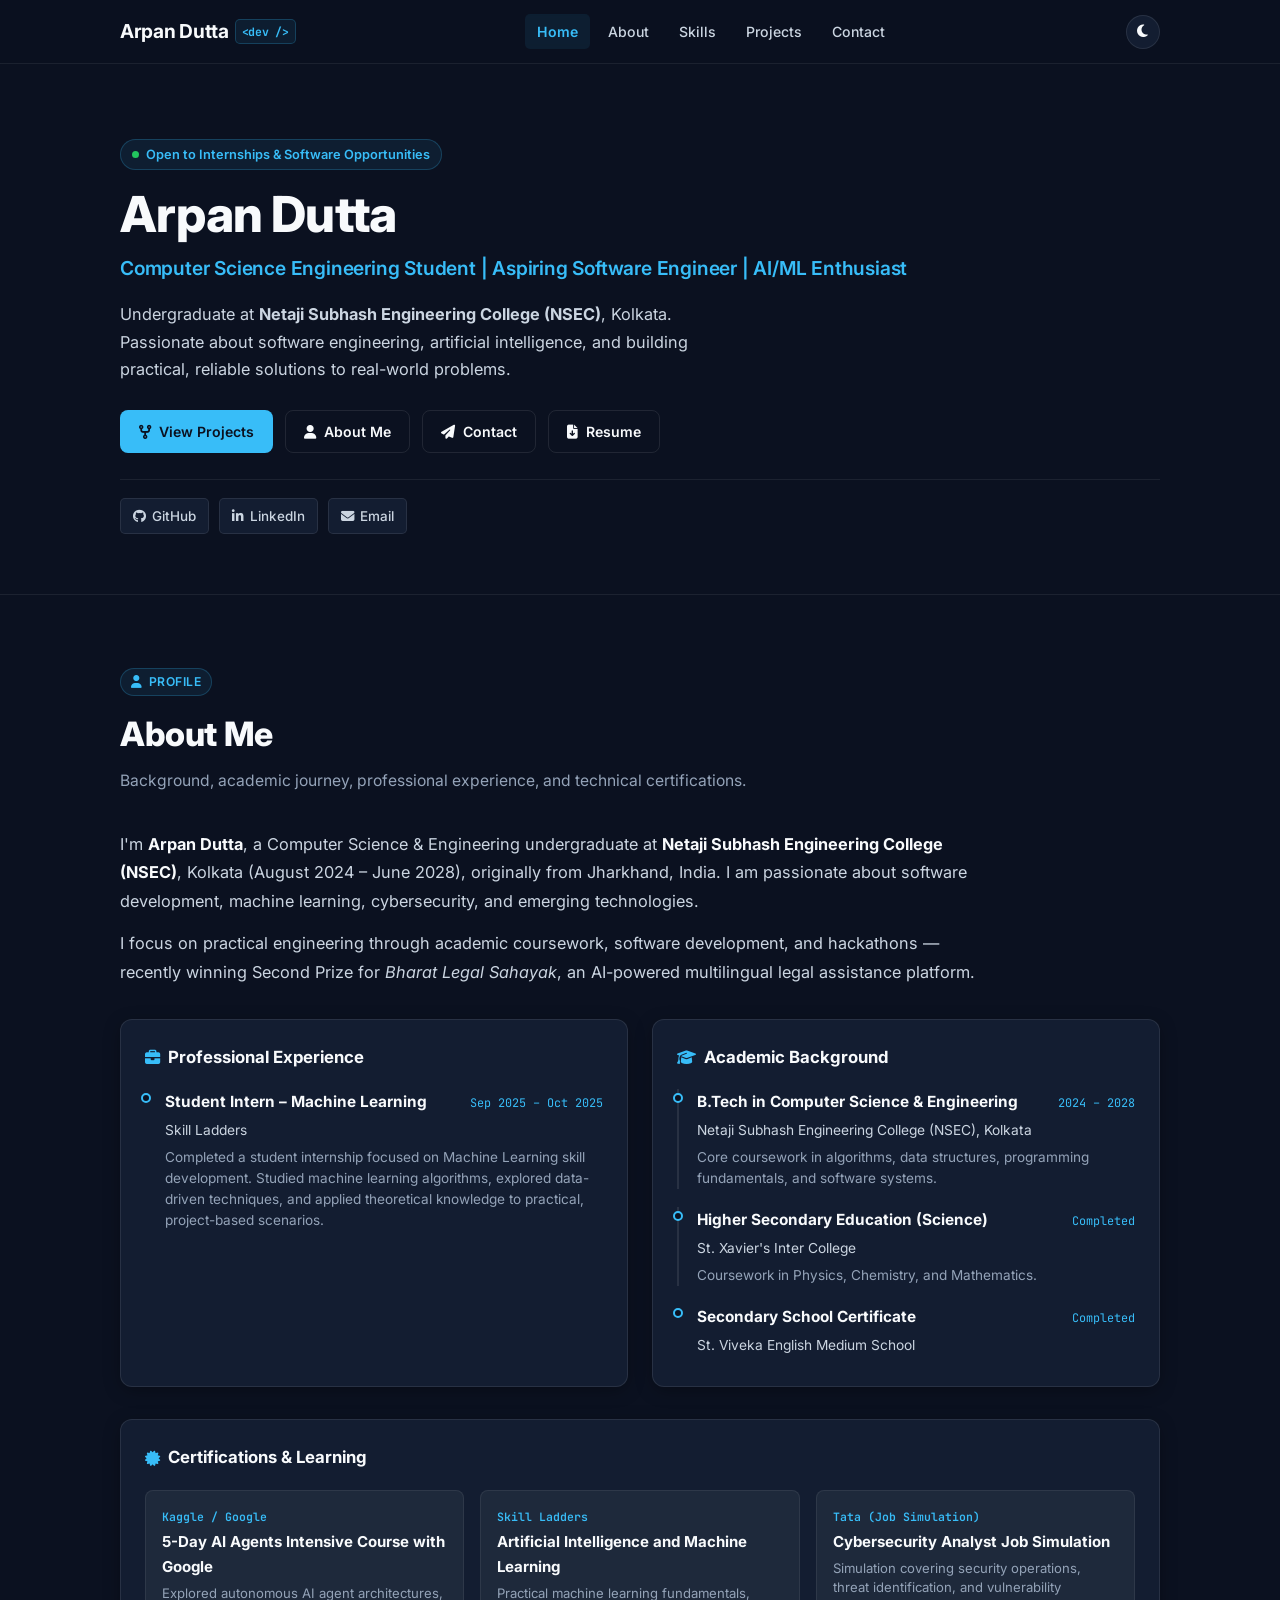
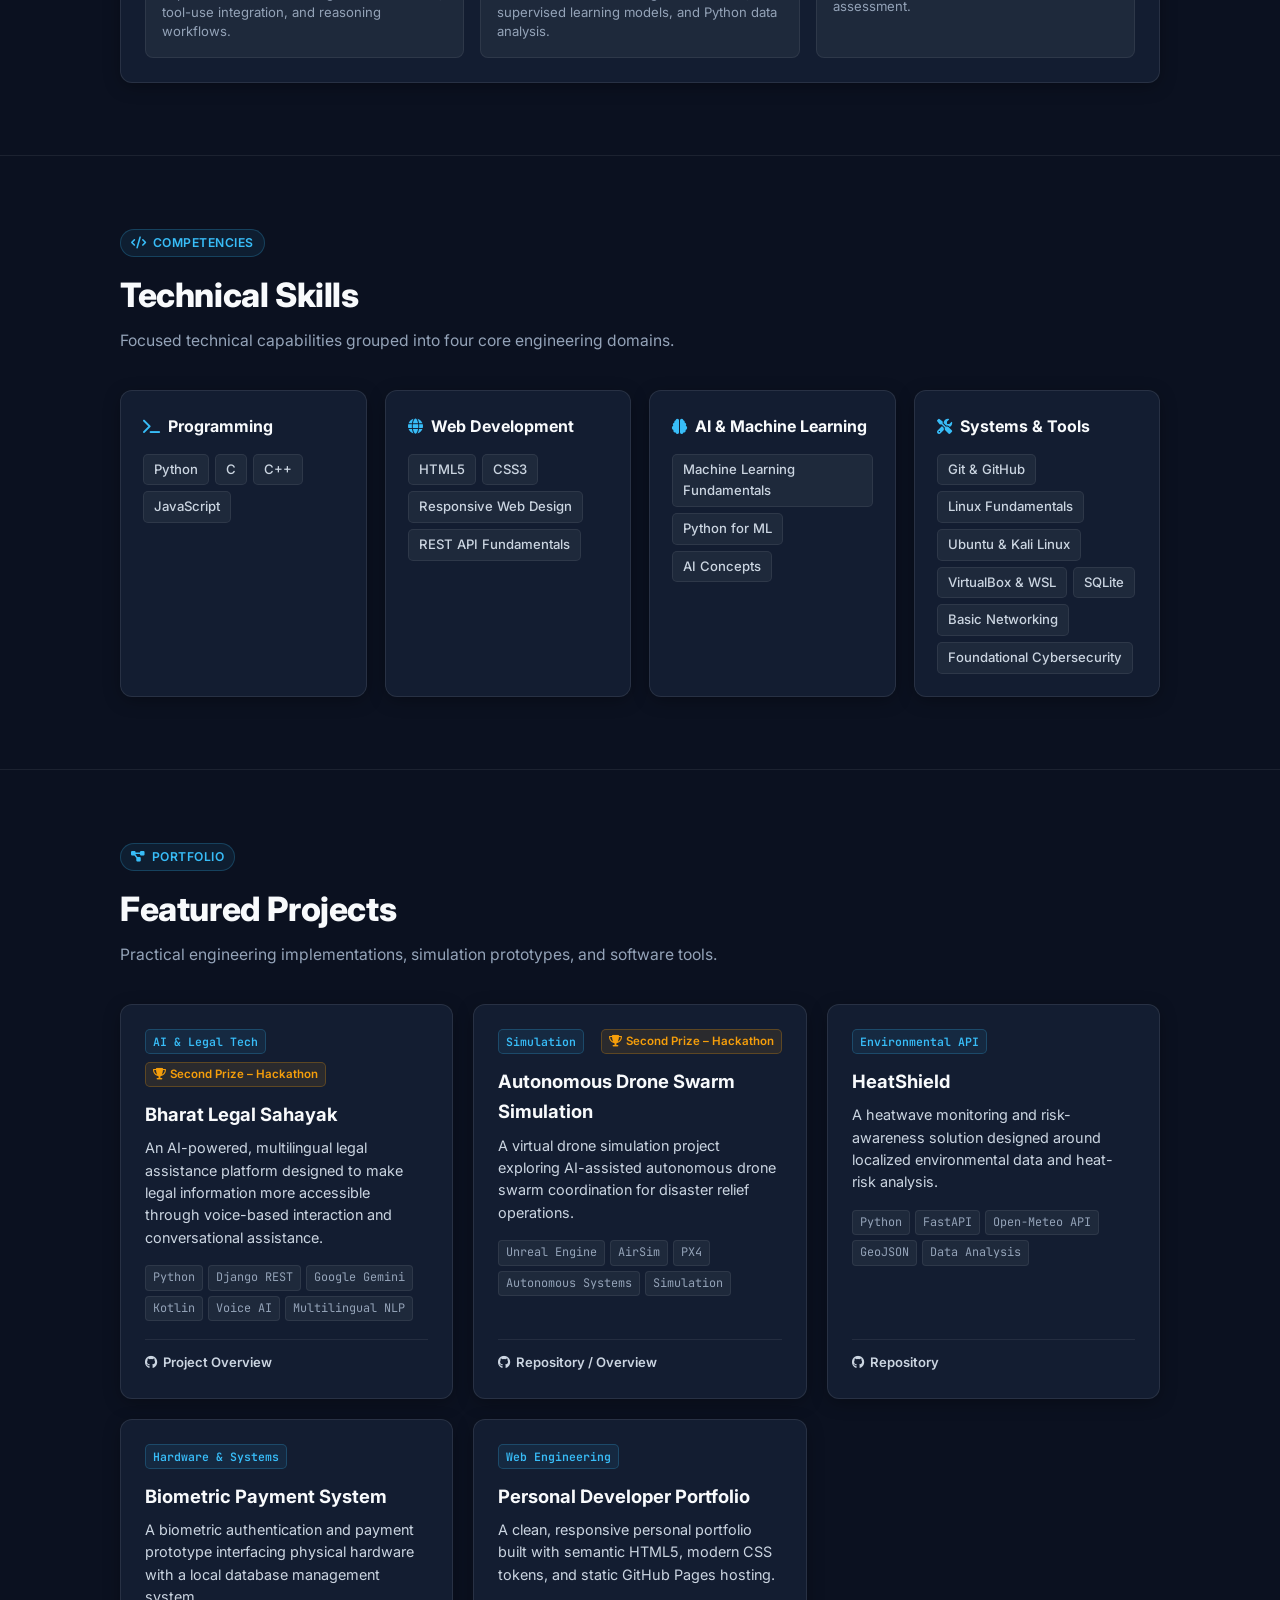
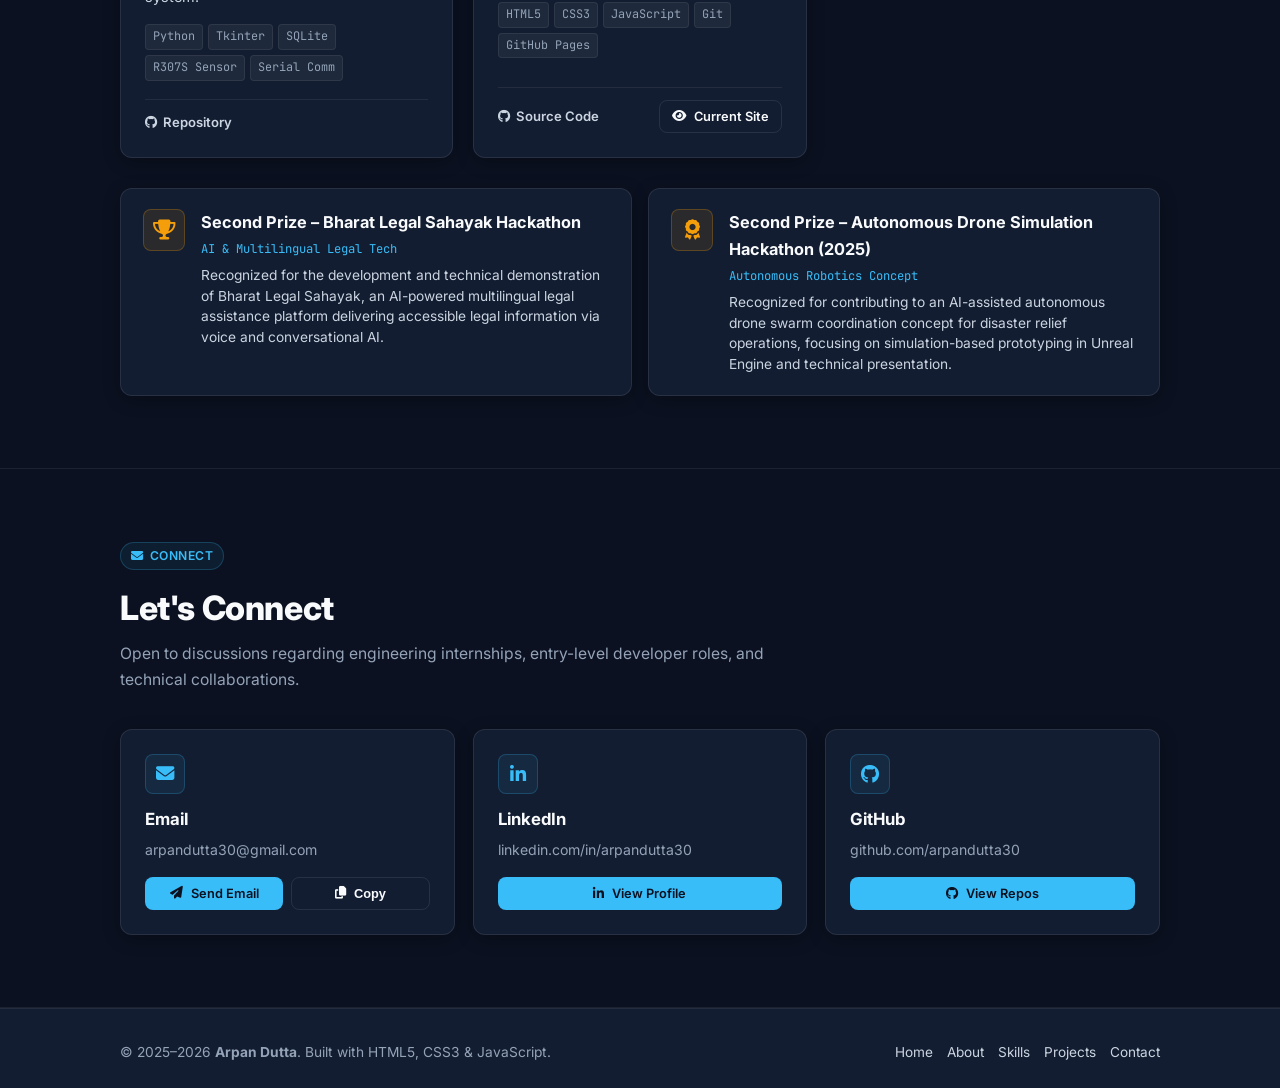
<file: contact-me.html>
<!DOCTYPE html>
<html lang="en">
<head>
  <meta charset="UTF-8">
  <meta http-equiv="refresh" content="0; url=./index.html#contact">
  <title>Redirecting to Contact | Arpan Dutta</title>
  <script>window.location.replace("./index.html#contact");</script>
</head>
<body style="font-family: sans-serif; text-align: center; padding: 50px; background: #0f172a; color: #f8fafc;">
  <p>Redirecting to the Contact section...</p>
  <p><a href="./index.html#contact" style="color: #00adb5;">Click here if you are not redirected automatically</a></p>
</body>
</html>
</file>
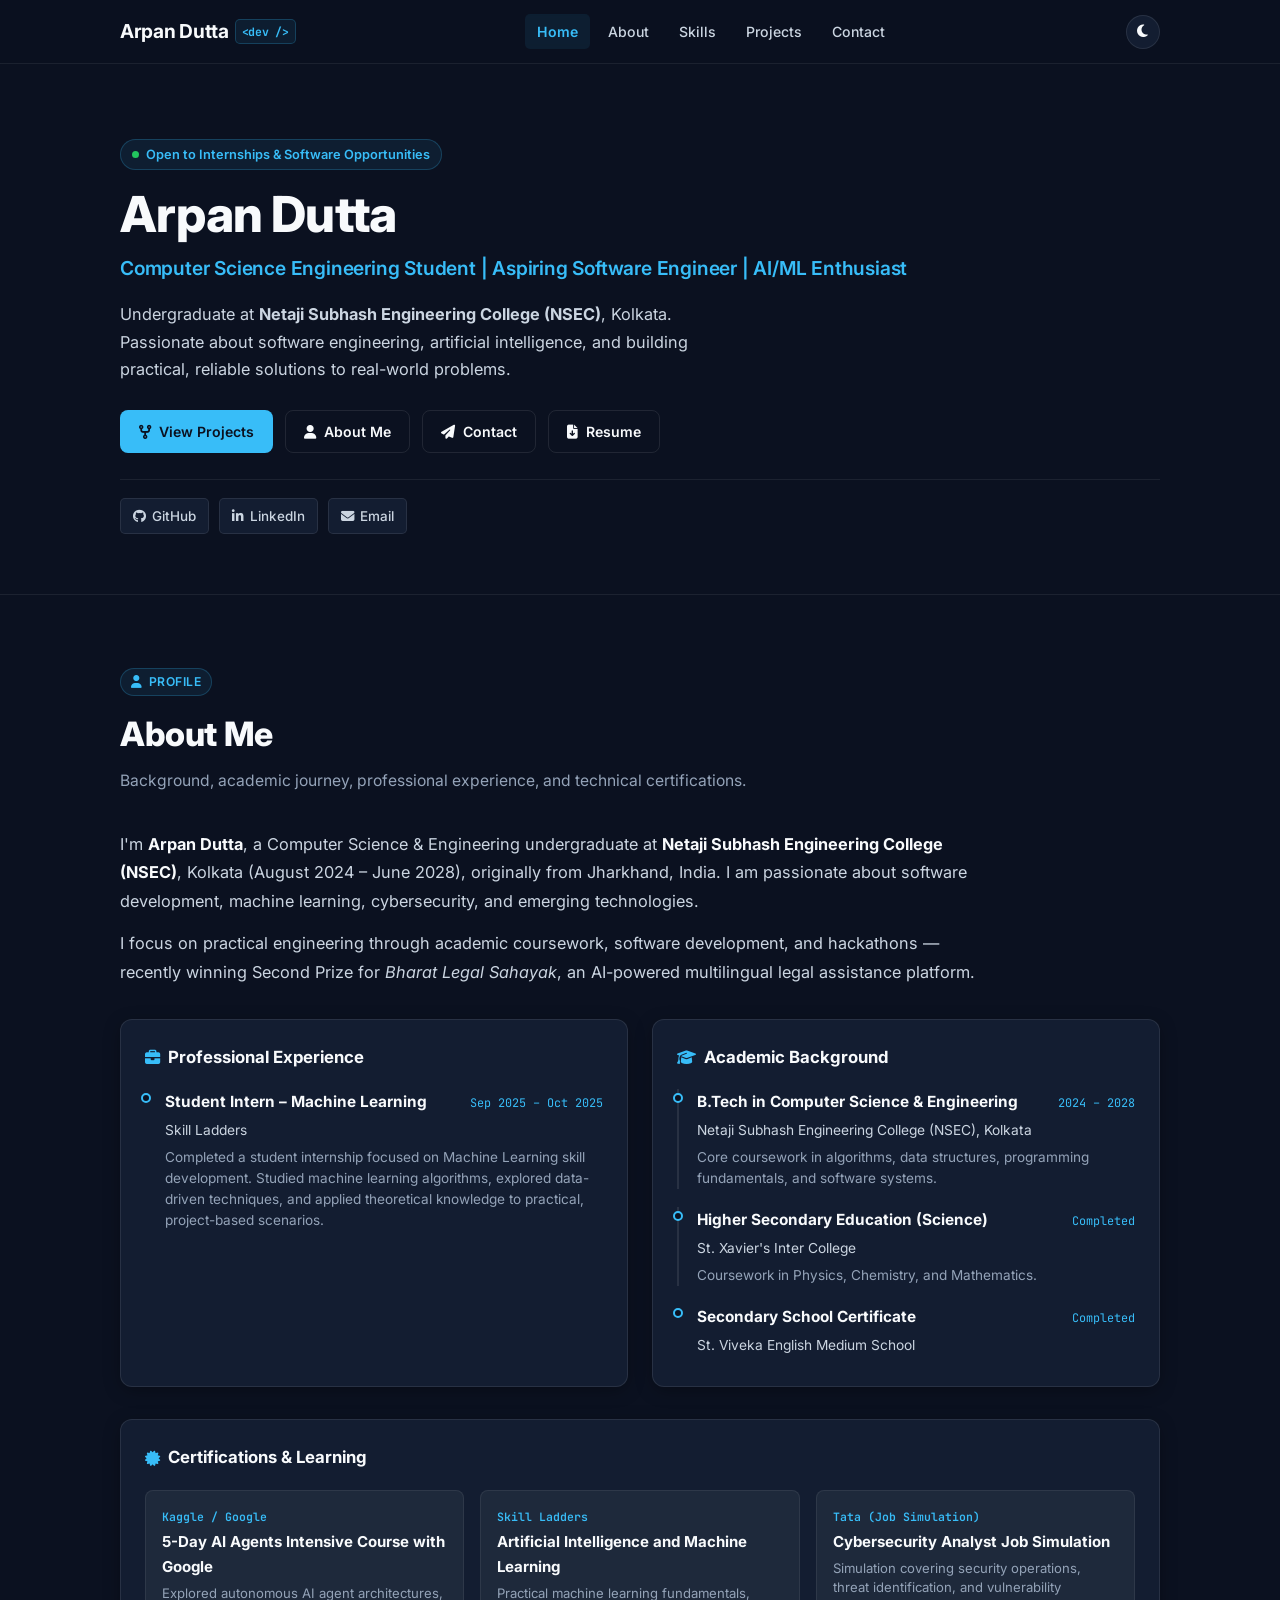
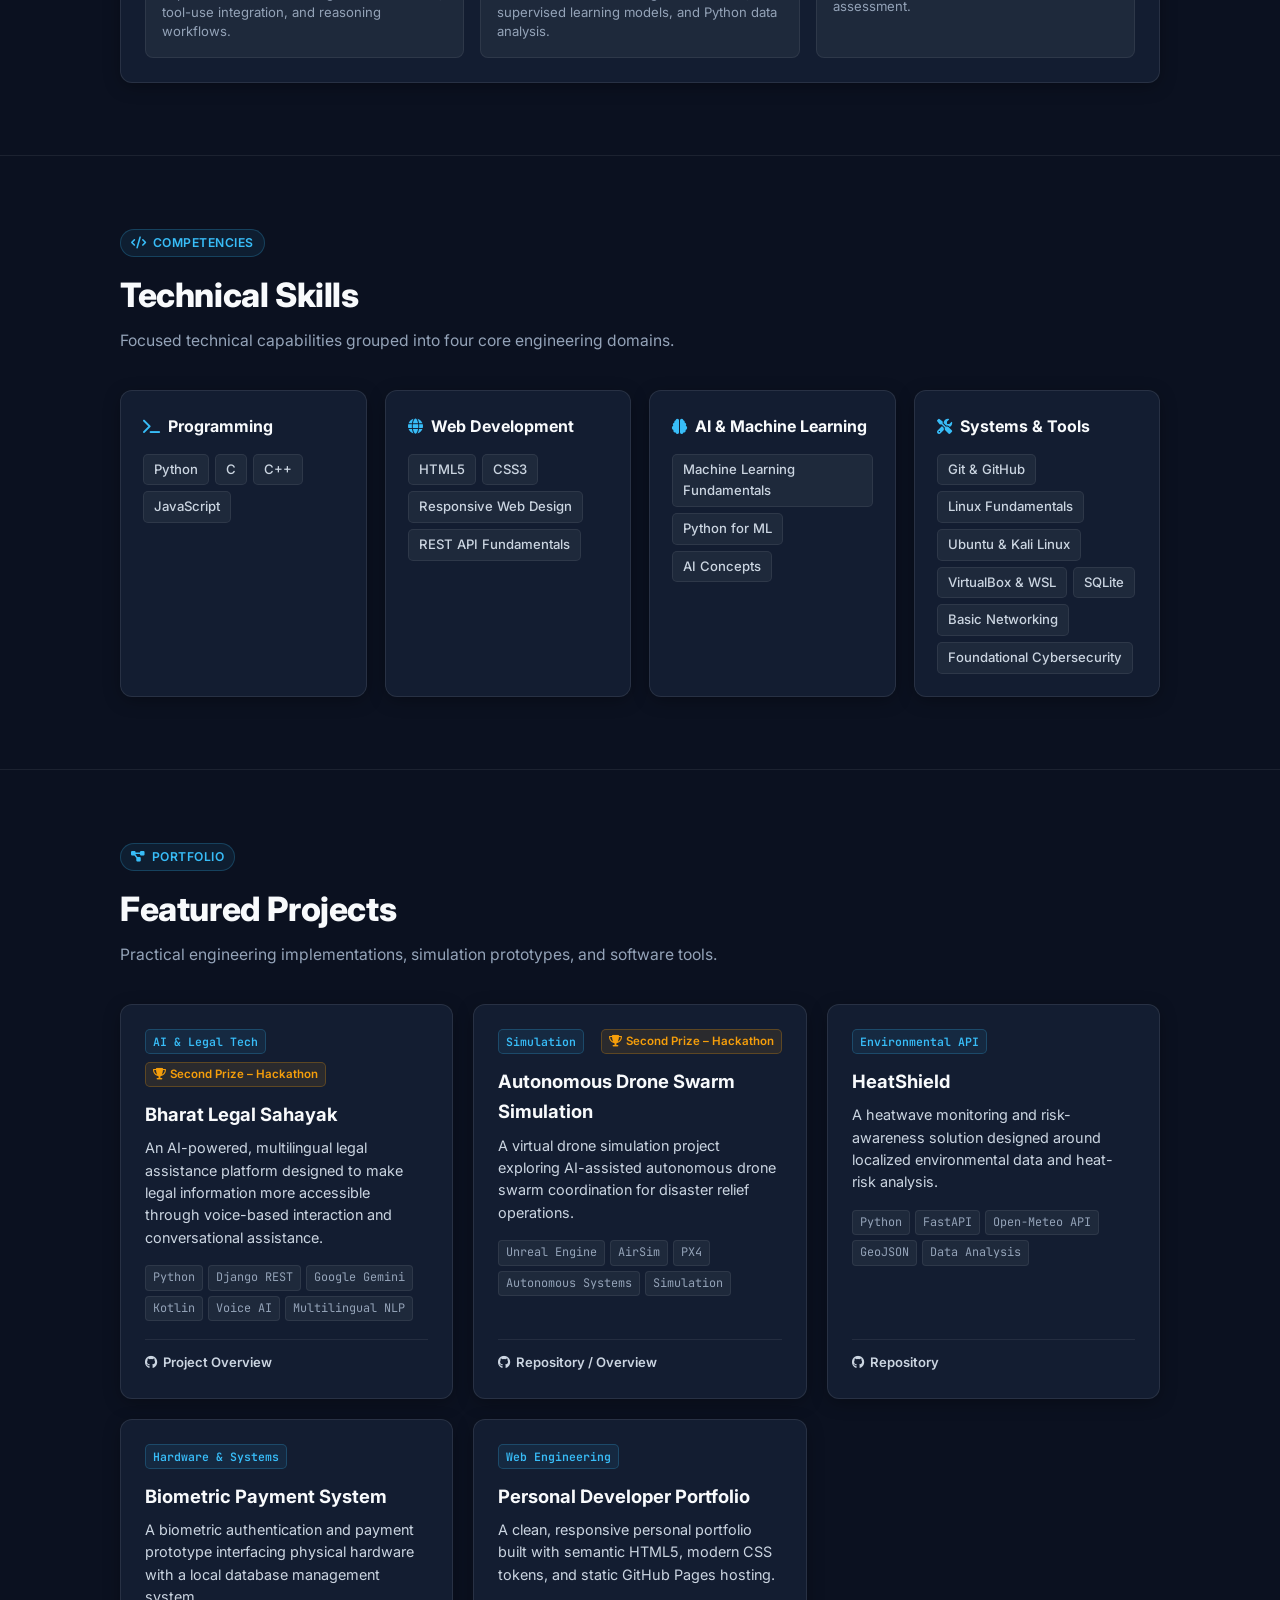
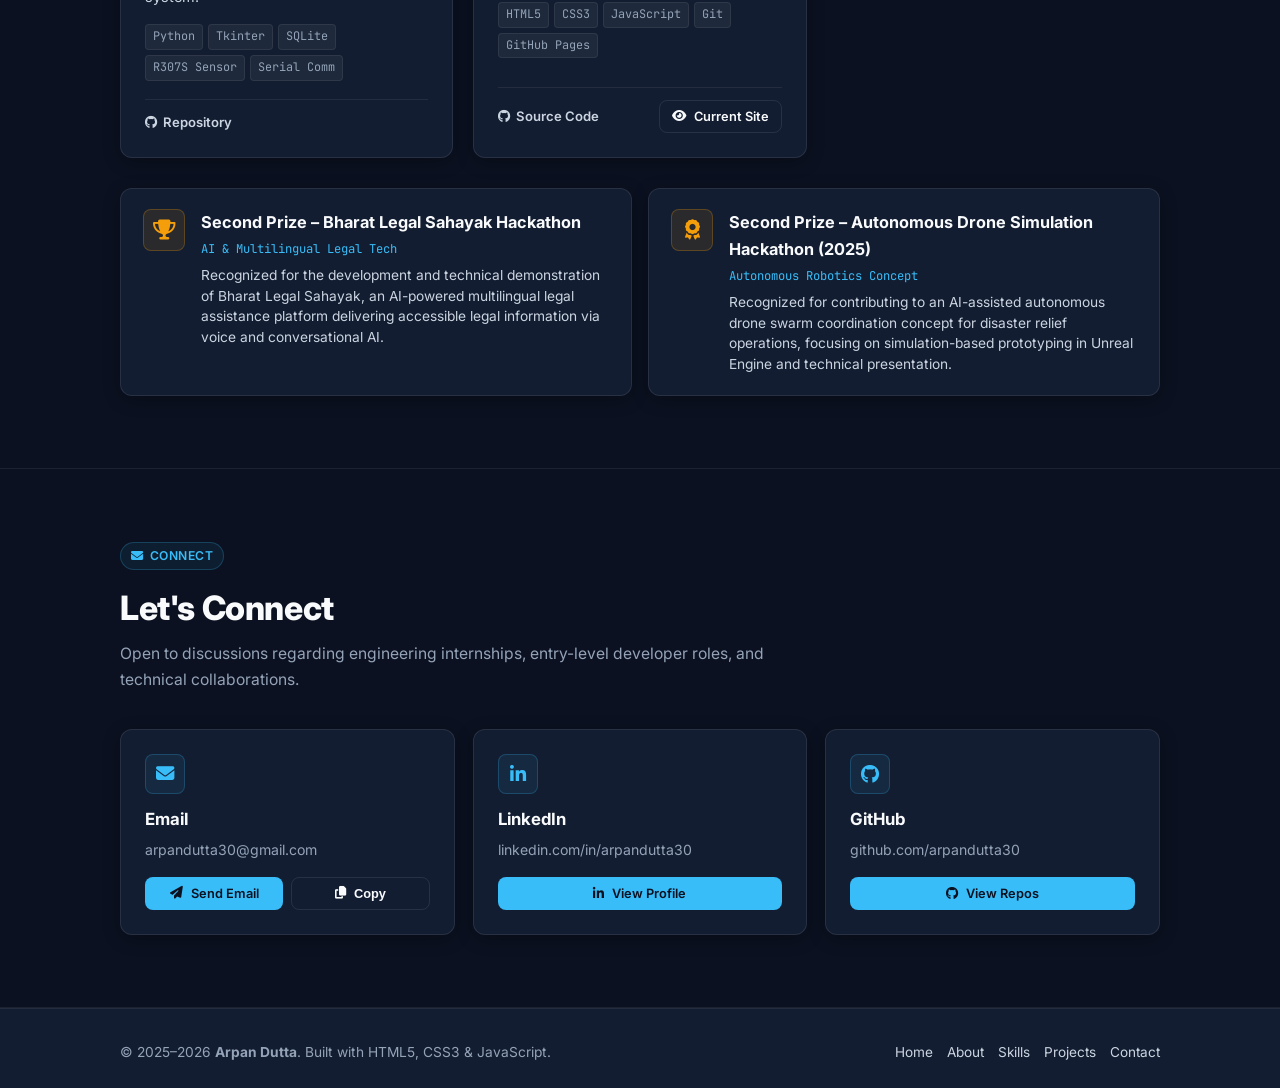
<file: skills.html>
<!DOCTYPE html>
<html lang="en">
<head>
  <meta charset="UTF-8">
  <meta http-equiv="refresh" content="0; url=./index.html#skills">
  <title>Redirecting to Skills | Arpan Dutta</title>
  <script>window.location.replace("./index.html#skills");</script>
</head>
<body style="font-family: sans-serif; text-align: center; padding: 50px; background: #0f172a; color: #f8fafc;">
  <p>Redirecting to the Skills section...</p>
  <p><a href="./index.html#skills" style="color: #00adb5;">Click here if you are not redirected automatically</a></p>
</body>
</html>
</file>
<file: assets/css/style.css>
/* ==========================================================================
   Portfolio Stylesheet — Arpan Dutta
   Minimalist Engineering Aesthetic (Refined, Responsive & Lightweight)
   ========================================================================== */

/* --------------------------------------------------------------------------
   1. Design Tokens & CSS Variables
   -------------------------------------------------------------------------- */
:root {
  /* Dark Navy Palette (Default) */
  --bg-primary: #0b1120;        /* Deep midnight navy canvas */
  --bg-secondary: #131d31;      /* Slate navy card surface */
  --bg-tertiary: #1e293b;       /* Elevated surfaces & badges */
  --bg-translucent: rgba(11, 17, 32, 0.9);

  --text-primary: #f8fafc;      /* Crisp high-contrast headings */
  --text-secondary: #cbd5e1;    /* Readable body text */
  --text-muted: #94a3b8;        /* Subtle metadata / tags */

  --accent-primary: #38bdf8;    /* Steel / sky blue accent */
  --accent-hover: #7dd3fc;      /* Soft cyan hover */
  --accent-light: rgba(56, 189, 248, 0.08);
  --accent-border: rgba(56, 189, 248, 0.22);

  --border-subtle: rgba(255, 255, 255, 0.07);
  --border-card: rgba(255, 255, 255, 0.09);
  --card-shadow: 0 4px 18px -2px rgba(0, 0, 0, 0.35);

  --font-sans: 'Inter', -apple-system, BlinkMacSystemFont, 'Segoe UI', Roboto, sans-serif;
  --font-mono: 'JetBrains Mono', 'Fira Code', monospace;

  --transition: 0.2s ease;
  --max-width: 1040px;          /* Clean, focused reading container */
  --nav-height: 64px;
  --radius-sm: 5px;
  --radius-md: 8px;
  --radius-lg: 12px;
  --radius-full: 9999px;
}

/* Warm Cream Light Theme (Milk-White / Soft Editorial) */
[data-theme="light"] {
  --bg-primary: #F7F5EF;        /* Warm cream canvas */
  --bg-secondary: #FFFFFF;      /* Crisp white cards */
  --bg-tertiary: #EFECE3;       /* Warm elevated surfaces & tags */
  --bg-translucent: rgba(247, 245, 239, 0.92);

  --text-primary: #252525;      /* High-contrast charcoal text */
  --text-secondary: #66645D;    /* Warm muted body text */
  --text-muted: #8A877E;        /* Subtle metadata */

  --accent-primary: #0284c7;    /* Deep sky / steel blue */
  --accent-hover: #0369a1;
  --accent-light: rgba(2, 132, 199, 0.08);
  --accent-border: rgba(2, 132, 199, 0.22);

  --border-subtle: rgba(0, 0, 0, 0.07);
  --border-card: #E5E0D5;       /* Subtle warm grey borders */
  --card-shadow: 0 4px 15px -2px rgba(0, 0, 0, 0.04);
}

/* --------------------------------------------------------------------------
   2. Reset & Global Styles
   -------------------------------------------------------------------------- */
*, *::before, *::after {
  box-sizing: border-box;
  margin: 0;
  padding: 0;
}

html {
  scroll-behavior: smooth;
  scroll-padding-top: calc(var(--nav-height) + 16px);
}

body {
  font-family: var(--font-sans);
  background-color: var(--bg-primary);
  color: var(--text-primary);
  line-height: 1.65;
  min-height: 100vh;
  display: flex;
  flex-direction: column;
  overflow-x: hidden;
  transition: background-color var(--transition), color var(--transition);
  -webkit-font-smoothing: antialiased;
}

a {
  color: var(--accent-primary);
  text-decoration: none;
  transition: color var(--transition);
}

a:hover {
  color: var(--accent-hover);
}

ul {
  list-style: none;
}

/* --------------------------------------------------------------------------
   3. Layout Utilities
   -------------------------------------------------------------------------- */
.container {
  width: 90%;
  max-width: var(--max-width);
  margin-left: auto;
  margin-right: auto;
}

.section-wrapper {
  padding: 72px 0;
  border-bottom: 1px solid var(--border-subtle);
}

.section-header {
  margin-bottom: 36px;
}

.section-tag {
  display: inline-flex;
  align-items: center;
  gap: 6px;
  padding: 3px 10px;
  background: var(--accent-light);
  color: var(--accent-primary);
  border: 1px solid var(--accent-border);
  border-radius: var(--radius-full);
  font-size: 0.76rem;
  font-weight: 600;
  letter-spacing: 0.5px;
  text-transform: uppercase;
  margin-bottom: 10px;
}

.section-title {
  font-size: clamp(1.55rem, 2.8vw, 2.1rem);
  font-weight: 800;
  letter-spacing: -0.4px;
  color: var(--text-primary);
  margin-bottom: 6px;
}

.section-desc {
  font-size: 0.98rem;
  color: var(--text-muted);
  max-width: 680px;
}

/* Reusable Buttons */
.btn-group {
  display: flex;
  flex-wrap: wrap;
  gap: 12px;
  align-items: center;
}

.btn {
  display: inline-flex;
  align-items: center;
  justify-content: center;
  gap: 8px;
  padding: 9px 18px;
  font-size: 0.88rem;
  font-weight: 600;
  border-radius: var(--radius-md);
  border: 1px solid transparent;
  cursor: pointer;
  transition: all var(--transition);
  text-decoration: none;
}

.btn-primary {
  background: var(--accent-primary);
  color: #0b1120;
}

[data-theme="light"] .btn-primary {
  color: #ffffff;
}

.btn-primary:hover {
  background: var(--accent-hover);
  transform: translateY(-2px);
}

.btn-outline {
  background: transparent;
  color: var(--text-primary);
  border-color: var(--border-card);
}

.btn-outline:hover {
  background: var(--bg-tertiary);
  border-color: var(--accent-primary);
  color: var(--accent-primary);
  transform: translateY(-2px);
}

.btn-sm {
  padding: 5px 12px;
  font-size: 0.8rem;
}

/* --------------------------------------------------------------------------
   4. Header & Navigation (5 Links Only)
   -------------------------------------------------------------------------- */
.site-header {
  position: sticky;
  top: 0;
  left: 0;
  width: 100%;
  height: var(--nav-height);
  background-color: var(--bg-translucent);
  backdrop-filter: blur(10px);
  -webkit-backdrop-filter: blur(10px);
  border-bottom: 1px solid var(--border-subtle);
  z-index: 1000;
  display: flex;
  align-items: center;
  transition: background-color var(--transition), border-color var(--transition);
}

.nav-container {
  display: flex;
  align-items: center;
  justify-content: space-between;
  width: 90%;
  max-width: var(--max-width);
  margin: 0 auto;
}

.brand-logo {
  font-size: 1.2rem;
  font-weight: 700;
  color: var(--text-primary);
  letter-spacing: -0.3px;
  display: flex;
  align-items: center;
  gap: 6px;
}

.brand-tag {
  font-family: var(--font-mono);
  font-size: 0.72rem;
  color: var(--accent-primary);
  background: var(--accent-light);
  border: 1px solid var(--accent-border);
  padding: 2px 6px;
  border-radius: var(--radius-sm);
}

.nav-menu {
  display: flex;
  align-items: center;
  gap: 6px;
}

.nav-link {
  color: var(--text-secondary);
  font-size: 0.88rem;
  font-weight: 500;
  padding: 6px 12px;
  border-radius: var(--radius-sm);
  transition: all var(--transition);
}

.nav-link:hover {
  color: var(--accent-primary);
  background: var(--accent-light);
}

.nav-link.active {
  color: var(--accent-primary);
  font-weight: 600;
  background: var(--accent-light);
}

.nav-controls {
  display: flex;
  align-items: center;
  gap: 8px;
}

.theme-toggle-btn {
  background: var(--bg-secondary);
  border: 1px solid var(--border-card);
  color: var(--text-primary);
  width: 34px;
  height: 34px;
  border-radius: var(--radius-full);
  display: flex;
  align-items: center;
  justify-content: center;
  cursor: pointer;
  transition: all var(--transition);
  font-size: 0.9rem;
}

.theme-toggle-btn:hover {
  color: var(--accent-primary);
  border-color: var(--accent-primary);
}

.mobile-nav-toggle {
  display: none;
  background: none;
  border: none;
  color: var(--text-primary);
  font-size: 1.25rem;
  cursor: pointer;
  padding: 6px;
}

/* --------------------------------------------------------------------------
   5. Hero Section
   -------------------------------------------------------------------------- */
.hero-section {
  padding: 75px 0 60px 0;
  border-bottom: 1px solid var(--border-subtle);
}

.hero-status-pill {
  display: inline-flex;
  align-items: center;
  gap: 7px;
  padding: 4px 11px;
  background: var(--accent-light);
  border: 1px solid var(--accent-border);
  color: var(--accent-primary);
  font-size: 0.8rem;
  font-weight: 600;
  border-radius: var(--radius-full);
  margin-bottom: 16px;
}

.hero-status-pill .pulse-dot {
  width: 7px;
  height: 7px;
  border-radius: 50%;
  background: #22c55e;
}

.hero-name {
  font-size: clamp(2.1rem, 4vw, 3.1rem);
  font-weight: 800;
  letter-spacing: -0.8px;
  line-height: 1.15;
  color: var(--text-primary);
  margin-bottom: 10px;
}

.hero-headline {
  font-size: clamp(1rem, 1.8vw, 1.2rem);
  color: var(--accent-primary);
  font-weight: 600;
  letter-spacing: -0.2px;
  margin-bottom: 16px;
}

.hero-bio {
  font-size: 1.02rem;
  color: var(--text-secondary);
  line-height: 1.7;
  max-width: 640px;
  margin-bottom: 26px;
}

.hero-socials {
  display: flex;
  align-items: center;
  gap: 10px;
  margin-top: 26px;
  padding-top: 18px;
  border-top: 1px solid var(--border-subtle);
}

.social-link-btn {
  display: inline-flex;
  align-items: center;
  gap: 6px;
  padding: 6px 12px;
  border-radius: var(--radius-sm);
  background: var(--bg-secondary);
  border: 1px solid var(--border-card);
  color: var(--text-secondary);
  font-size: 0.84rem;
  font-weight: 500;
  transition: all var(--transition);
}

.social-link-btn:hover {
  color: var(--accent-primary);
  border-color: var(--accent-primary);
  background: var(--accent-light);
}

/* --------------------------------------------------------------------------
   6. About Section (Integrated Bio, Experience, Education & Certifications)
   -------------------------------------------------------------------------- */
.about-bio-text {
  font-size: 1.02rem;
  color: var(--text-secondary);
  line-height: 1.75;
  margin-bottom: 32px;
  max-width: 860px;
}

.about-bio-text p {
  margin-bottom: 14px;
}

.about-bio-text strong {
  color: var(--text-primary);
}

/* Sub-sections inside About */
.about-subsections {
  display: grid;
  grid-template-columns: 1fr 1fr;
  gap: 24px;
  margin-bottom: 32px;
}

.about-block {
  background: var(--bg-secondary);
  border: 1px solid var(--border-card);
  border-radius: var(--radius-lg);
  padding: 24px;
  box-shadow: var(--card-shadow);
}

.block-title {
  font-size: 1.05rem;
  font-weight: 700;
  color: var(--text-primary);
  margin-bottom: 18px;
  display: flex;
  align-items: center;
  gap: 8px;
}

.block-title i {
  color: var(--accent-primary);
  font-size: 0.95rem;
}

/* Mini Timeline for Experience & Education */
.mini-timeline-item {
  position: relative;
  padding-left: 18px;
  margin-bottom: 18px;
  border-left: 2px solid var(--border-card);
}

.mini-timeline-item:last-child {
  margin-bottom: 0;
  border-left-color: transparent;
}

.mini-timeline-dot {
  position: absolute;
  left: -6px;
  top: 4px;
  width: 10px;
  height: 10px;
  border-radius: 50%;
  background: var(--bg-primary);
  border: 2px solid var(--accent-primary);
}

.mini-timeline-header {
  display: flex;
  justify-content: space-between;
  align-items: baseline;
  flex-wrap: wrap;
  gap: 4px;
  margin-bottom: 4px;
}

.mini-timeline-role {
  font-size: 0.96rem;
  font-weight: 700;
  color: var(--text-primary);
}

.mini-timeline-date {
  font-family: var(--font-mono);
  font-size: 0.74rem;
  color: var(--accent-primary);
}

.mini-timeline-org {
  font-size: 0.86rem;
  color: var(--text-secondary);
  margin-bottom: 6px;
}

.mini-timeline-desc {
  font-size: 0.85rem;
  color: var(--text-muted);
  line-height: 1.55;
}

/* Compact Certifications Subsection */
.cert-compact-section {
  background: var(--bg-secondary);
  border: 1px solid var(--border-card);
  border-radius: var(--radius-lg);
  padding: 24px;
  box-shadow: var(--card-shadow);
}

.cert-compact-grid {
  display: grid;
  grid-template-columns: repeat(auto-fit, minmax(min(100%, 260px), 1fr));
  gap: 16px;
}

.cert-compact-card {
  background: var(--bg-tertiary);
  border: 1px solid var(--border-subtle);
  border-radius: var(--radius-md);
  padding: 16px;
  transition: transform var(--transition);
}

.cert-compact-card:hover {
  transform: translateY(-2px);
  border-color: var(--accent-border);
}

.cert-compact-issuer {
  font-family: var(--font-mono);
  font-size: 0.72rem;
  color: var(--accent-primary);
  font-weight: 600;
  margin-bottom: 4px;
}

.cert-compact-title {
  font-size: 0.94rem;
  font-weight: 700;
  color: var(--text-primary);
  margin-bottom: 4px;
}

.cert-compact-desc {
  font-size: 0.82rem;
  color: var(--text-muted);
  line-height: 1.45;
}

/* --------------------------------------------------------------------------
   7. Technical Skills Section (4 Categories Only)
   -------------------------------------------------------------------------- */
.skills-grid-4 {
  display: grid;
  grid-template-columns: repeat(auto-fit, minmax(min(100%, 220px), 1fr));
  gap: 18px;
}

.skill-box {
  background: var(--bg-secondary);
  border: 1px solid var(--border-card);
  border-radius: var(--radius-lg);
  padding: 22px;
  box-shadow: var(--card-shadow);
  transition: transform var(--transition), border-color var(--transition);
}

.skill-box:hover {
  transform: translateY(-2px);
  border-color: var(--accent-border);
}

.skill-box-title {
  font-size: 1rem;
  font-weight: 700;
  color: var(--text-primary);
  margin-bottom: 14px;
  display: flex;
  align-items: center;
  gap: 8px;
}

.skill-box-title i {
  color: var(--accent-primary);
  font-size: 0.95rem;
}

.skill-pill-list {
  display: flex;
  flex-wrap: wrap;
  gap: 6px;
}

.skill-pill {
  font-size: 0.82rem;
  font-weight: 500;
  background: var(--bg-tertiary);
  border: 1px solid var(--border-subtle);
  color: var(--text-secondary);
  padding: 4px 10px;
  border-radius: var(--radius-sm);
  transition: all var(--transition);
}

.skill-pill:hover {
  border-color: var(--accent-primary);
  color: var(--text-primary);
}

/* --------------------------------------------------------------------------
   8. Featured Projects & Achievements Section
   -------------------------------------------------------------------------- */
.projects-grid {
  display: grid;
  grid-template-columns: repeat(auto-fit, minmax(min(100%, 300px), 1fr));
  gap: 20px;
  margin-bottom: 30px;
}

.project-card {
  background: var(--bg-secondary);
  border: 1px solid var(--border-card);
  border-radius: var(--radius-lg);
  padding: 24px;
  display: flex;
  flex-direction: column;
  justify-content: space-between;
  box-shadow: var(--card-shadow);
  transition: transform var(--transition), border-color var(--transition);
}

.project-card:hover {
  transform: translateY(-3px);
  border-color: var(--accent-border);
}

.project-top-row {
  display: flex;
  justify-content: space-between;
  align-items: center;
  flex-wrap: wrap;
  gap: 8px;
  margin-bottom: 12px;
}

.project-category-badge {
  font-family: var(--font-mono);
  font-size: 0.72rem;
  color: var(--accent-primary);
  background: var(--accent-light);
  border: 1px solid var(--accent-border);
  padding: 2px 7px;
  border-radius: var(--radius-sm);
  font-weight: 600;
}

.project-award-badge {
  font-size: 0.72rem;
  font-weight: 600;
  color: #f59e0b;
  background: rgba(245, 158, 11, 0.1);
  border: 1px solid rgba(245, 158, 11, 0.25);
  padding: 2px 7px;
  border-radius: var(--radius-sm);
  display: inline-flex;
  align-items: center;
  gap: 4px;
}

.project-title {
  font-size: 1.15rem;
  font-weight: 700;
  color: var(--text-primary);
  margin-bottom: 8px;
}

.project-desc {
  font-size: 0.9rem;
  color: var(--text-secondary);
  line-height: 1.55;
  margin-bottom: 16px;
}

.project-tags {
  display: flex;
  flex-wrap: wrap;
  gap: 5px;
  margin-bottom: 18px;
}

.project-tag {
  font-family: var(--font-mono);
  font-size: 0.74rem;
  background: var(--bg-tertiary);
  border: 1px solid var(--border-subtle);
  color: var(--text-muted);
  padding: 2px 7px;
  border-radius: 4px;
}

.project-footer {
  border-top: 1px solid var(--border-subtle);
  padding-top: 12px;
  display: flex;
  align-items: center;
  justify-content: space-between;
}

.project-link {
  font-size: 0.82rem;
  font-weight: 600;
  display: inline-flex;
  align-items: center;
  gap: 5px;
  color: var(--text-secondary);
}

.project-link:hover {
  color: var(--accent-primary);
}

/* Achievements Grid & Cards */
.achievements-grid {
  display: grid;
  grid-template-columns: repeat(auto-fit, minmax(min(100%, 300px), 1fr));
  gap: 16px;
  margin-top: 10px;
}

.achievement-card {
  background: var(--bg-secondary);
  border: 1px solid var(--border-card);
  border-radius: var(--radius-lg);
  padding: 20px 22px;
  box-shadow: var(--card-shadow);
  display: flex;
  align-items: flex-start;
  gap: 16px;
  transition: transform var(--transition), border-color var(--transition);
}

.achievement-card:hover {
  transform: translateY(-2px);
  border-color: var(--accent-border);
}

.achievement-icon {
  width: 42px;
  height: 42px;
  border-radius: var(--radius-md);
  background: rgba(245, 158, 11, 0.1);
  border: 1px solid rgba(245, 158, 11, 0.25);
  color: #f59e0b;
  display: flex;
  align-items: center;
  justify-content: center;
  font-size: 1.25rem;
  flex-shrink: 0;
}

.achievement-details h4 {
  font-size: 1.02rem;
  font-weight: 700;
  color: var(--text-primary);
  margin-bottom: 3px;
}

.achievement-team {
  font-family: var(--font-mono);
  font-size: 0.76rem;
  color: var(--accent-primary);
  margin-bottom: 6px;
}

.achievement-details p {
  font-size: 0.86rem;
  color: var(--text-secondary);
  line-height: 1.5;
}

/* --------------------------------------------------------------------------
   9. Contact Section
   -------------------------------------------------------------------------- */
.contact-grid {
  display: grid;
  grid-template-columns: repeat(auto-fit, minmax(min(100%, 250px), 1fr));
  gap: 18px;
}

.contact-card {
  background: var(--bg-secondary);
  border: 1px solid var(--border-card);
  border-radius: var(--radius-lg);
  padding: 24px;
  box-shadow: var(--card-shadow);
  display: flex;
  flex-direction: column;
  justify-content: space-between;
  transition: transform var(--transition), border-color var(--transition);
}

.contact-card:hover {
  transform: translateY(-2px);
  border-color: var(--accent-border);
}

.contact-icon {
  width: 40px;
  height: 40px;
  border-radius: var(--radius-md);
  background: var(--accent-light);
  border: 1px solid var(--accent-border);
  color: var(--accent-primary);
  display: flex;
  align-items: center;
  justify-content: center;
  font-size: 1.15rem;
  margin-bottom: 12px;
}

.contact-card h3 {
  font-size: 1.05rem;
  font-weight: 700;
  color: var(--text-primary);
  margin-bottom: 4px;
}

.contact-card p {
  font-size: 0.88rem;
  color: var(--text-muted);
  margin-bottom: 16px;
  word-break: break-all;
}

.contact-actions {
  display: flex;
  gap: 8px;
  width: 100%;
}

.contact-actions .btn {
  flex: 1;
}

/* Toast Notice */
.toast-notice {
  position: fixed;
  bottom: 24px;
  right: 24px;
  background: var(--accent-primary);
  color: #0b1120;
  padding: 9px 16px;
  border-radius: var(--radius-md);
  font-weight: 600;
  font-size: 0.85rem;
  box-shadow: 0 8px 24px rgba(0,0,0,0.25);
  display: flex;
  align-items: center;
  gap: 8px;
  transform: translateY(100px);
  opacity: 0;
  pointer-events: none;
  transition: all var(--transition);
  z-index: 2000;
}

[data-theme="light"] .toast-notice {
  color: #ffffff;
}

.toast-notice.show {
  transform: translateY(0);
  opacity: 1;
}

/* --------------------------------------------------------------------------
   10. Footer & Back To Top
   -------------------------------------------------------------------------- */
.site-footer {
  margin-top: auto;
  background: var(--bg-secondary);
  border-top: 1px solid var(--border-subtle);
  padding: 32px 0 24px 0;
  color: var(--text-muted);
  font-size: 0.86rem;
}

.footer-content {
  display: flex;
  align-items: center;
  justify-content: space-between;
  flex-wrap: wrap;
  gap: 14px;
}

.footer-nav {
  display: flex;
  gap: 14px;
  flex-wrap: wrap;
}

.footer-nav a {
  color: var(--text-secondary);
  font-size: 0.85rem;
}

.footer-nav a:hover {
  color: var(--accent-primary);
}

.back-to-top {
  position: fixed;
  bottom: 24px;
  right: 24px;
  width: 38px;
  height: 38px;
  border-radius: var(--radius-full);
  background: var(--bg-secondary);
  border: 1px solid var(--border-card);
  color: var(--text-primary);
  display: flex;
  align-items: center;
  justify-content: center;
  cursor: pointer;
  box-shadow: var(--card-shadow);
  opacity: 0;
  visibility: hidden;
  transition: all var(--transition);
  z-index: 999;
}

.back-to-top.visible {
  opacity: 1;
  visibility: visible;
}

.back-to-top:hover {
  color: var(--accent-primary);
  border-color: var(--accent-primary);
  transform: translateY(-2px);
}

/* --------------------------------------------------------------------------
   11. Responsive Media Queries
   -------------------------------------------------------------------------- */
@media (max-width: 820px) {
  .about-subsections {
    grid-template-columns: 1fr;
  }
}

@media (max-width: 768px) {
  .section-wrapper {
    padding: 50px 0;
  }

  .mobile-nav-toggle {
    display: block;
  }

  .nav-menu {
    position: fixed;
    top: var(--nav-height);
    left: 0;
    width: 100%;
    background: var(--bg-secondary);
    border-bottom: 1px solid var(--border-subtle);
    flex-direction: column;
    padding: 16px 20px;
    gap: 6px;
    display: none;
    box-shadow: 0 15px 30px rgba(0,0,0,0.3);
  }

  .nav-menu.open {
    display: flex;
  }

  .nav-link {
    width: 100%;
    text-align: left;
    padding: 10px 14px;
  }

  .hero-section {
    padding: 50px 0 40px 0;
  }

  .achievement-card {
    flex-direction: column;
    align-items: flex-start;
  }

  .footer-content {
    flex-direction: column;
    text-align: center;
  }

  .footer-nav {
    justify-content: center;
  }
}

/* --------------------------------------------------------------------------
   12. Accessibility: Reduced Motion
   -------------------------------------------------------------------------- */
@media (prefers-reduced-motion: reduce) {
  *, *::before, *::after {
    animation-duration: 0.01ms !important;
    animation-iteration-count: 1 !important;
    transition-duration: 0.01ms !important;
    scroll-behavior: auto !important;
  }
}
</file>
